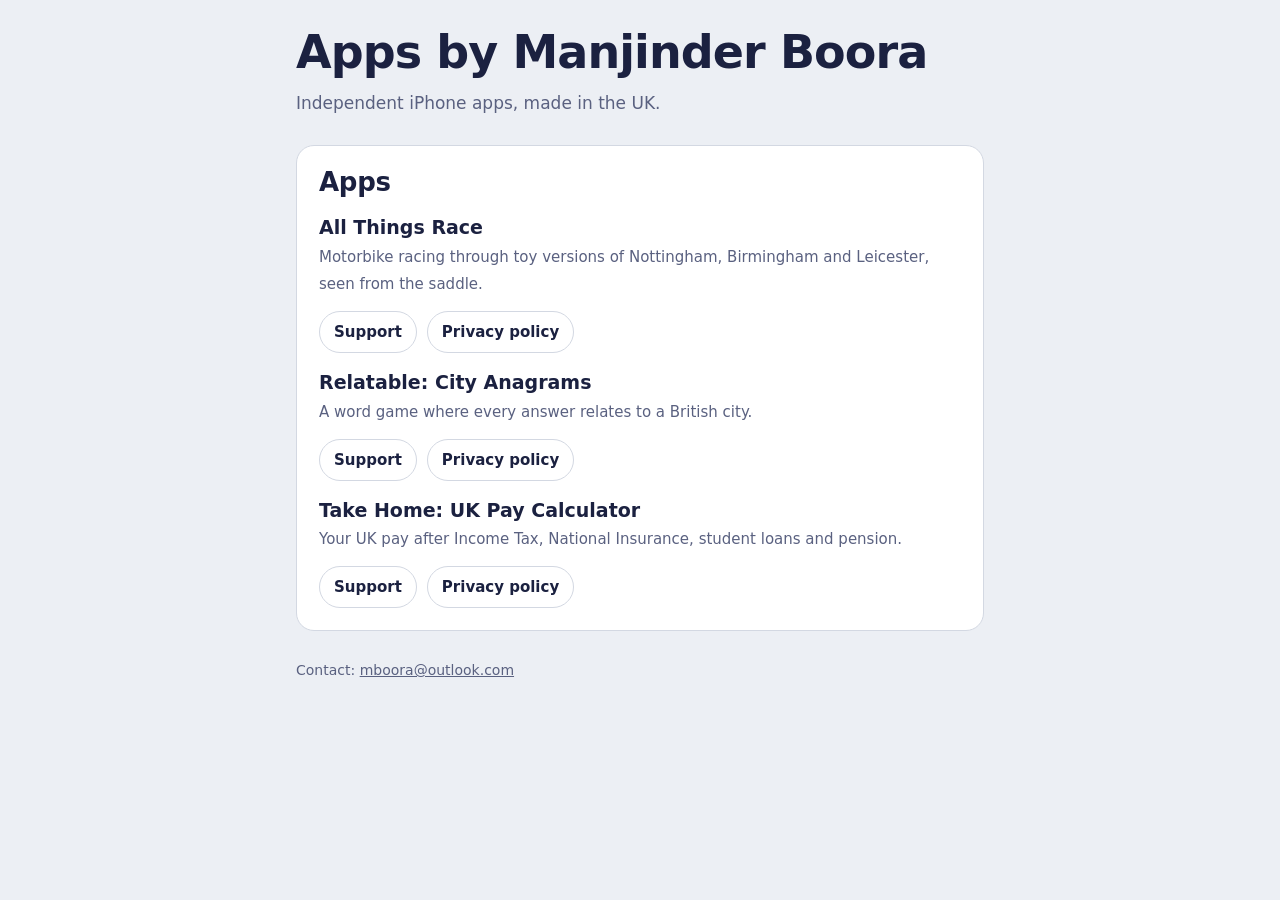
<file: index.html>
<!doctype html>
<html lang="en-GB">
<head>
<meta charset="utf-8">
<meta name="viewport" content="width=device-width, initial-scale=1, viewport-fit=cover">
<title>Apps by Manjinder Boora</title>
<meta name="description" content="iPhone apps made by Manjinder Boora, an independent developer in the UK.">
<link rel="stylesheet" href="/style.css">
</head>
<body>
<main class="wrap">
  <header>
    <h1>Apps by Manjinder Boora</h1>
    <p class="lede">Independent iPhone apps, made in the UK.</p>
  </header>

  <section aria-labelledby="apps-title">
    <h2 id="apps-title">Apps</h2>
    <a class="app" href="/all-things-race/">
      <span><b>All Things Race</b><br><span class="muted">Motorbike racing through toy versions of Nottingham, Birmingham and Leicester, seen from the saddle.</span></span>
    </a>
    <nav aria-label="All Things Race links">
      <a href="/all-things-race/">Support</a>
      <a href="/all-things-race/privacy/">Privacy policy</a>
    </nav>
    <a class="app" href="/relatable/">
      <span><b>Relatable: City Anagrams</b><br><span class="muted">A word game where every answer relates to a British city.</span></span>
    </a>
    <nav aria-label="Relatable links">
      <a href="/relatable/">Support</a>
      <a href="/relatable/privacy/">Privacy policy</a>
    </nav>
    <a class="app" href="/take-home/">
      <span><b>Take Home: UK Pay Calculator</b><br><span class="muted">Your UK pay after Income Tax, National Insurance, student loans and pension.</span></span>
    </a>
    <nav aria-label="Take Home links">
      <a href="/take-home/">Support</a>
      <a href="/take-home/privacy/">Privacy policy</a>
    </nav>
  </section>

  <footer>Contact: <a href="mailto:mboora@outlook.com">mboora@outlook.com</a></footer>
</main>
</body>
</html>
</file>
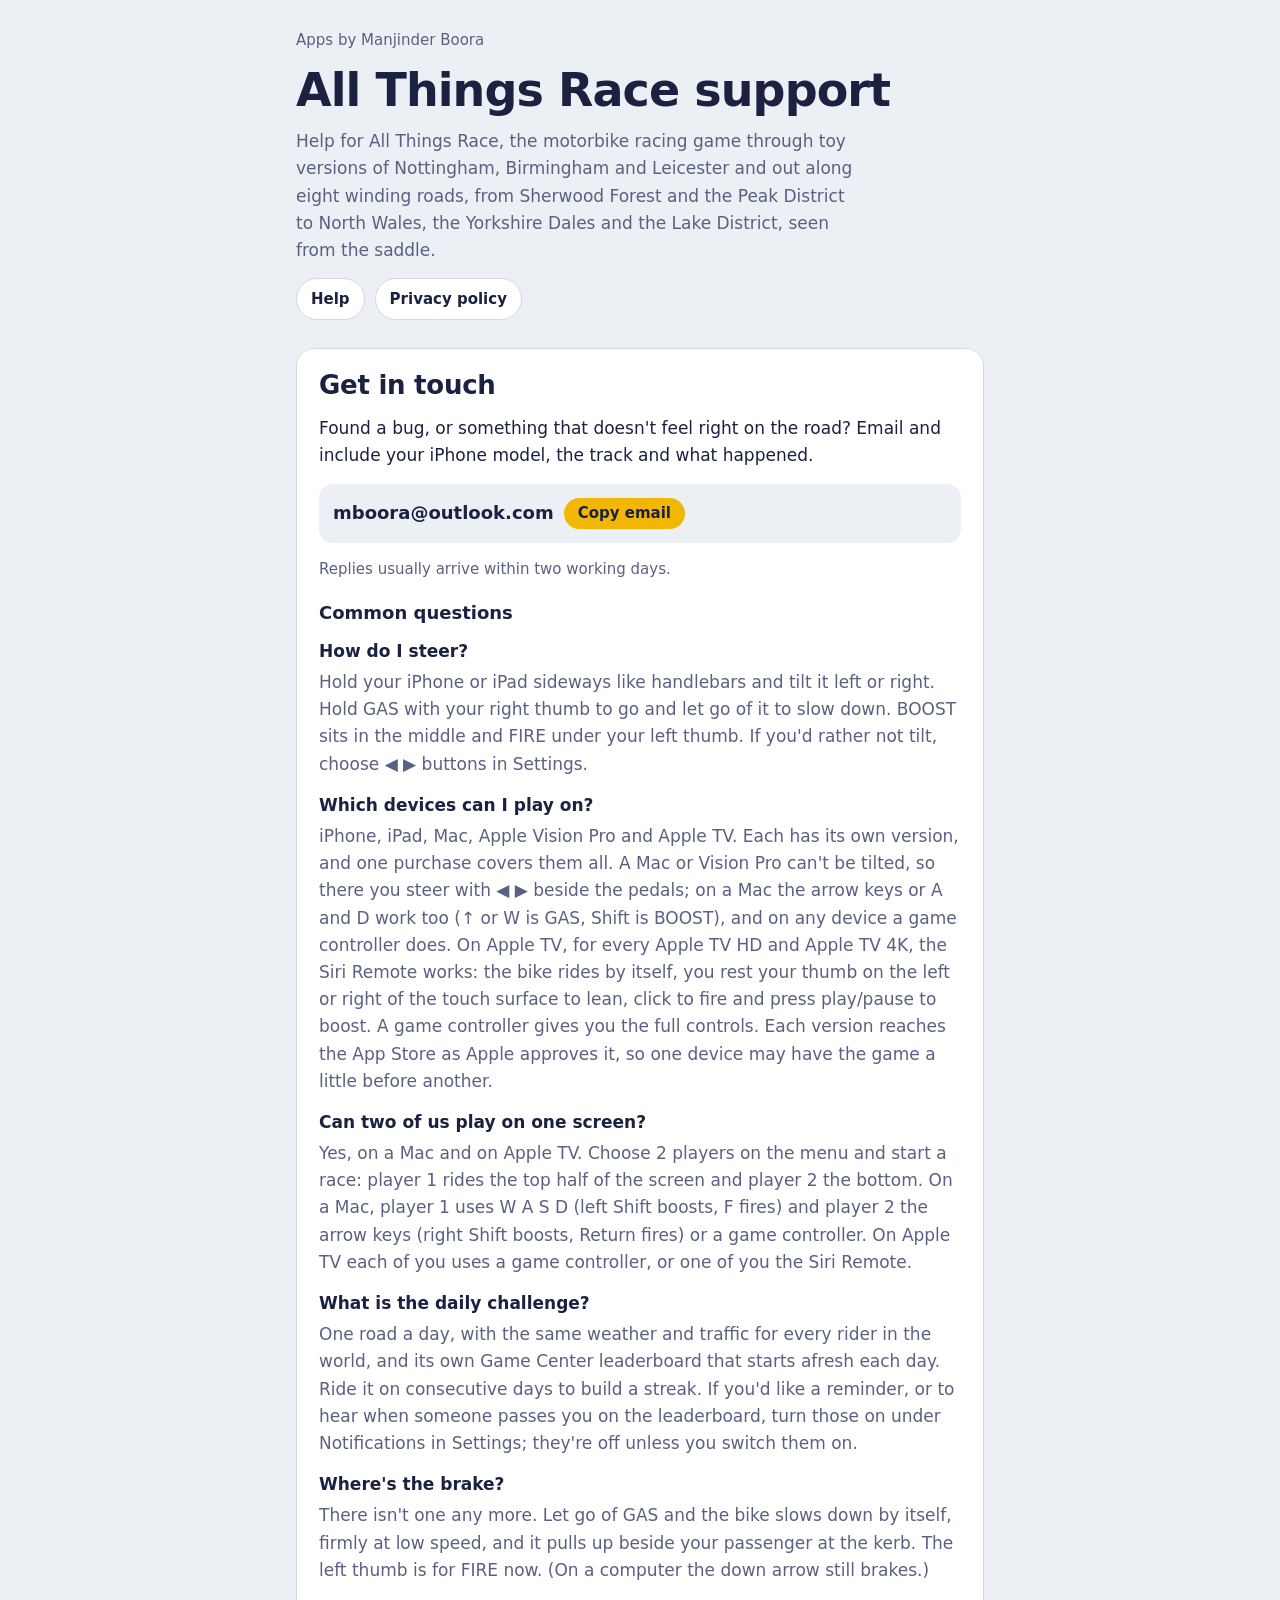
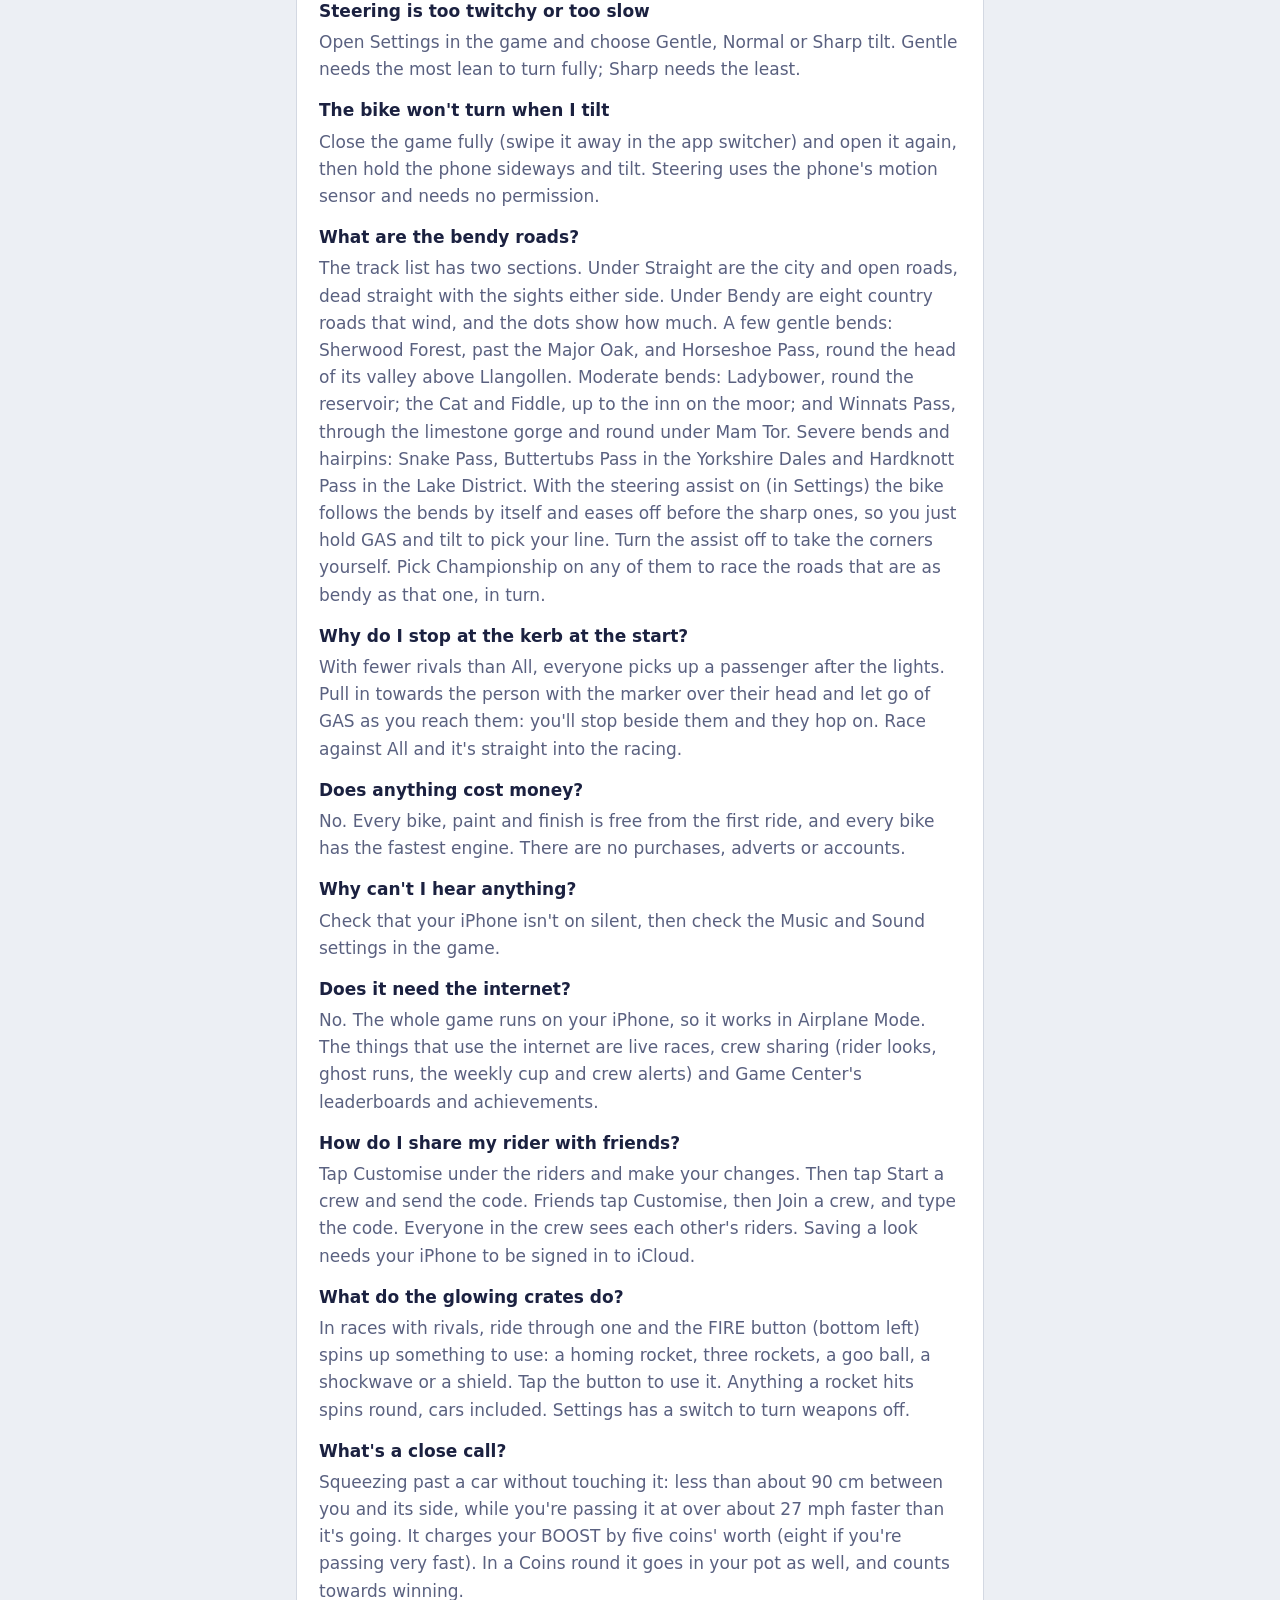
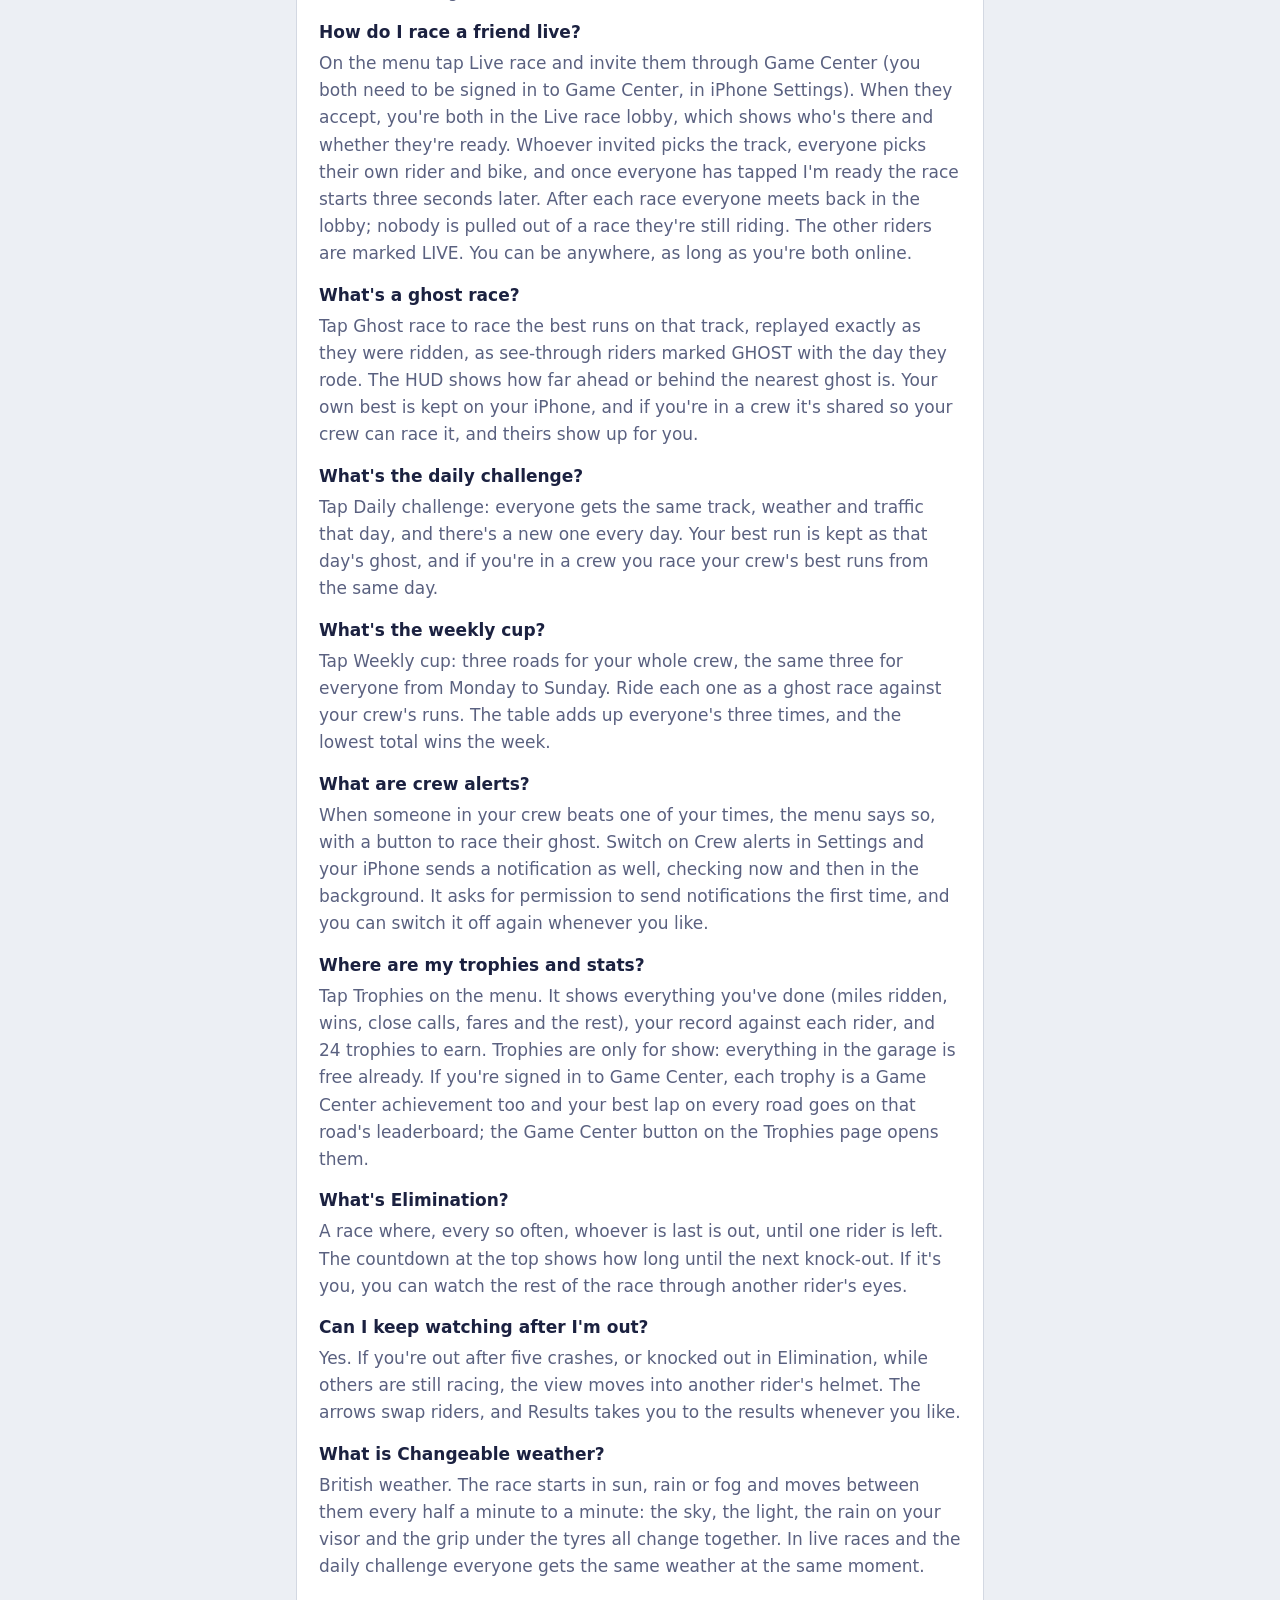
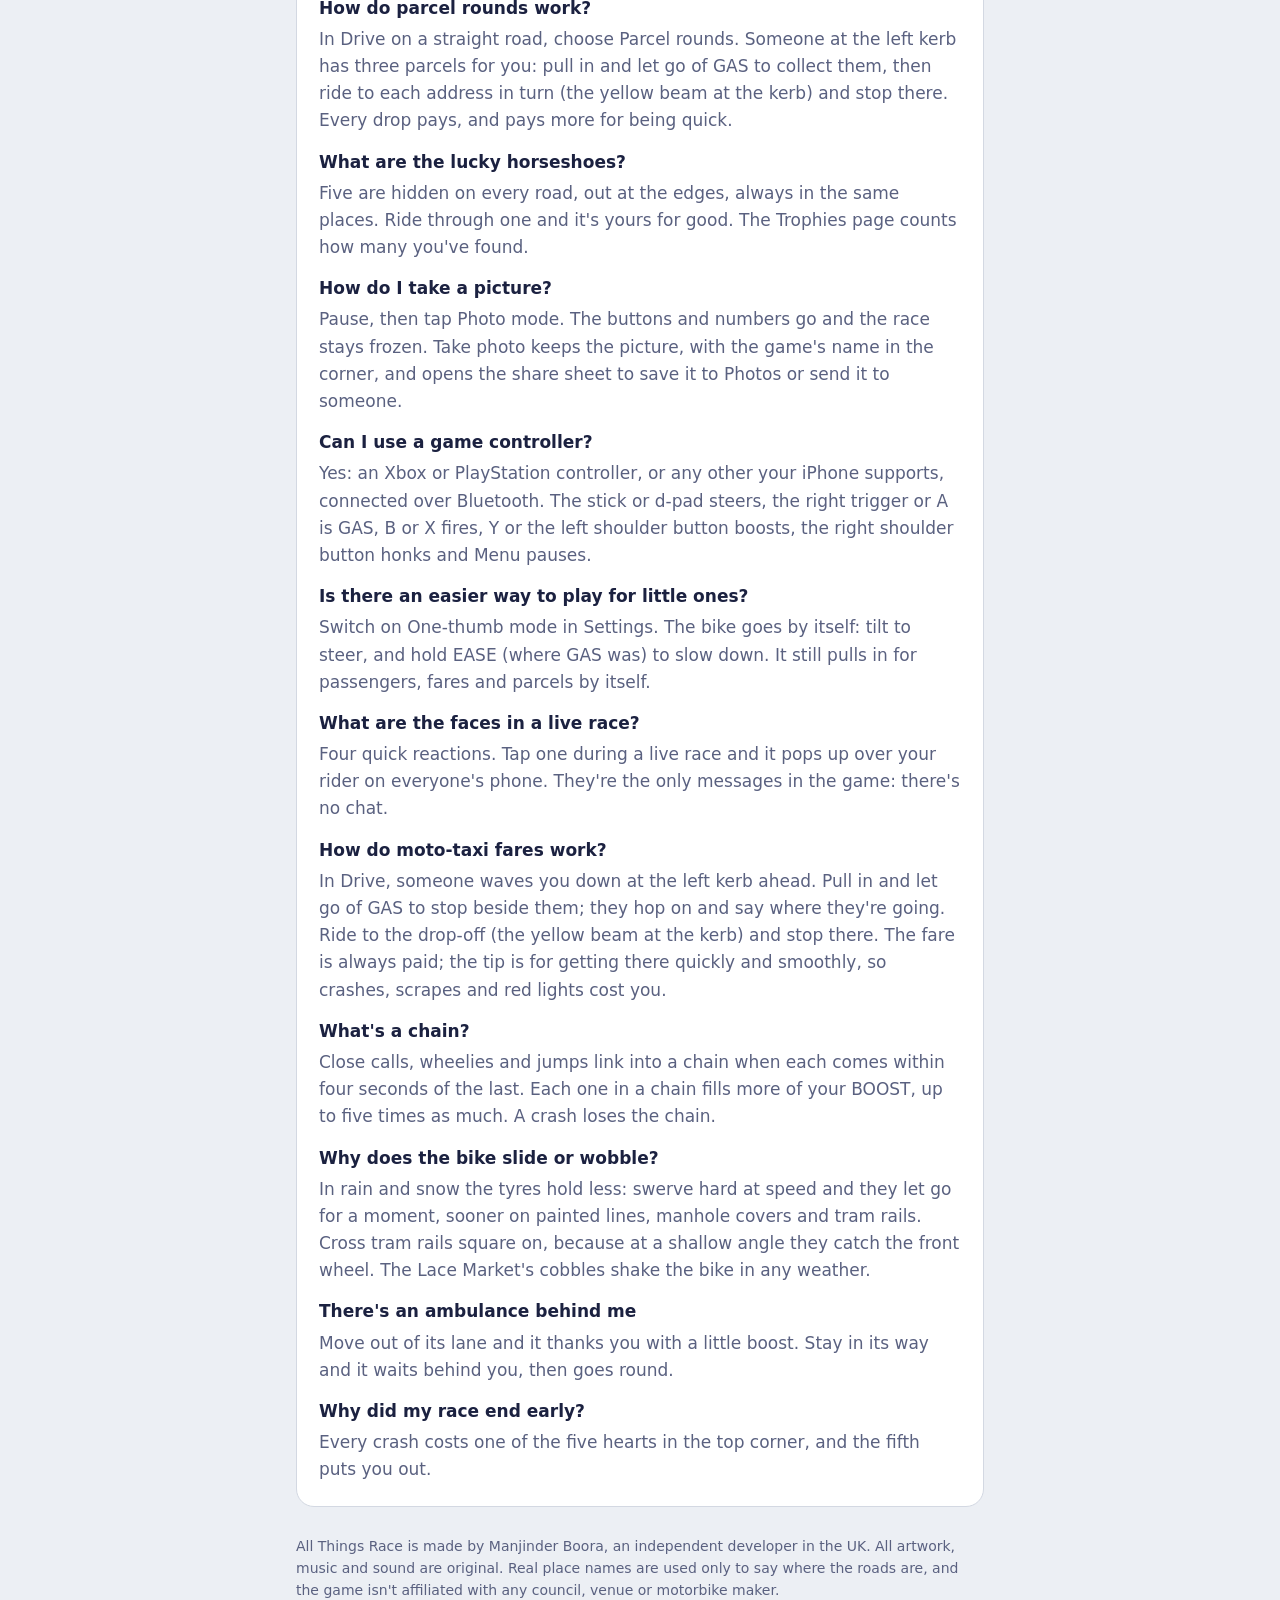
<file: all-things-race/index.html>
<!doctype html>
<html lang="en-GB">
<head>
<meta charset="utf-8">
<meta name="viewport" content="width=device-width, initial-scale=1, viewport-fit=cover">
<title>All Things Race Support</title>
<meta name="description" content="Help for All Things Race, the offline motorbike racing game for iPhone.">
<link rel="stylesheet" href="/style.css">
</head>
<body>
<main class="wrap">
  <header>
    <a class="crumb" href="/">Apps by Manjinder Boora</a>
    <h1>All Things Race support</h1>
    <p class="lede">Help for All Things Race, the motorbike racing game through toy versions of Nottingham, Birmingham and Leicester and out along eight winding roads, from Sherwood Forest and the Peak District to North Wales, the Yorkshire Dales and the Lake District, seen from the saddle.</p>
    <nav aria-label="On this site">
      <a href="#help">Help</a>
      <a href="/all-things-race/privacy/">Privacy policy</a>
    </nav>
  </header>

  <section id="help" aria-labelledby="help-title">
    <h2 id="help-title">Get in touch</h2>
    <p>Found a bug, or something that doesn't feel right on the road? Email and include your iPhone model, the track and what happened.</p>
    <div class="contact">
      <a class="email" id="email" href="mailto:mboora@outlook.com?subject=All%20Things%20Race">mboora@outlook.com</a>
      <button class="copy" id="copy" type="button">Copy email</button>
    </div>
    <p class="muted">Replies usually arrive within two working days.</p>

    <h3>Common questions</h3>
    <dl>
      <div>
        <dt>How do I steer?</dt>
        <dd>Hold your iPhone or iPad sideways like handlebars and tilt it left or right. Hold GAS with your right thumb to go and let go of it to slow down. BOOST sits in the middle and FIRE under your left thumb. If you'd rather not tilt, choose ◀ ▶ buttons in Settings.</dd>
      </div>
      <div>
        <dt>Which devices can I play on?</dt>
        <dd>iPhone, iPad, Mac, Apple Vision Pro and Apple TV. Each has its own version, and one purchase covers them all. A Mac or Vision Pro can't be tilted, so there you steer with ◀ ▶ beside the pedals; on a Mac the arrow keys or A and D work too (↑ or W is GAS, Shift is BOOST), and on any device a game controller does. On Apple TV, for every Apple TV HD and Apple TV 4K, the Siri Remote works: the bike rides by itself, you rest your thumb on the left or right of the touch surface to lean, click to fire and press play/pause to boost. A game controller gives you the full controls. Each version reaches the App Store as Apple approves it, so one device may have the game a little before another.</dd>
      </div>
      <div>
        <dt>Can two of us play on one screen?</dt>
        <dd>Yes, on a Mac and on Apple TV. Choose 2 players on the menu and start a race: player 1 rides the top half of the screen and player 2 the bottom. On a Mac, player 1 uses W A S D (left Shift boosts, F fires) and player 2 the arrow keys (right Shift boosts, Return fires) or a game controller. On Apple TV each of you uses a game controller, or one of you the Siri Remote.</dd>
      </div>
      <div>
        <dt>What is the daily challenge?</dt>
        <dd>One road a day, with the same weather and traffic for every rider in the world, and its own Game Center leaderboard that starts afresh each day. Ride it on consecutive days to build a streak. If you'd like a reminder, or to hear when someone passes you on the leaderboard, turn those on under Notifications in Settings; they're off unless you switch them on.</dd>
      </div>
      <div>
        <dt>Where's the brake?</dt>
        <dd>There isn't one any more. Let go of GAS and the bike slows down by itself, firmly at low speed, and it pulls up beside your passenger at the kerb. The left thumb is for FIRE now. (On a computer the down arrow still brakes.)</dd>
      </div>
      <div>
        <dt>Steering is too twitchy or too slow</dt>
        <dd>Open Settings in the game and choose Gentle, Normal or Sharp tilt. Gentle needs the most lean to turn fully; Sharp needs the least.</dd>
      </div>
      <div>
        <dt>The bike won't turn when I tilt</dt>
        <dd>Close the game fully (swipe it away in the app switcher) and open it again, then hold the phone sideways and tilt. Steering uses the phone's motion sensor and needs no permission.</dd>
      </div>
      <div>
        <dt>What are the bendy roads?</dt>
        <dd>The track list has two sections. Under Straight are the city and open roads, dead straight with the sights either side. Under Bendy are eight country roads that wind, and the dots show how much. A few gentle bends: Sherwood Forest, past the Major Oak, and Horseshoe Pass, round the head of its valley above Llangollen. Moderate bends: Ladybower, round the reservoir; the Cat and Fiddle, up to the inn on the moor; and Winnats Pass, through the limestone gorge and round under Mam Tor. Severe bends and hairpins: Snake Pass, Buttertubs Pass in the Yorkshire Dales and Hardknott Pass in the Lake District. With the steering assist on (in Settings) the bike follows the bends by itself and eases off before the sharp ones, so you just hold GAS and tilt to pick your line. Turn the assist off to take the corners yourself. Pick Championship on any of them to race the roads that are as bendy as that one, in turn.</dd>
      </div>
      <div>
        <dt>Why do I stop at the kerb at the start?</dt>
        <dd>With fewer rivals than All, everyone picks up a passenger after the lights. Pull in towards the person with the marker over their head and let go of GAS as you reach them: you'll stop beside them and they hop on. Race against All and it's straight into the racing.</dd>
      </div>
      <div>
        <dt>Does anything cost money?</dt>
        <dd>No. Every bike, paint and finish is free from the first ride, and every bike has the fastest engine. There are no purchases, adverts or accounts.</dd>
      </div>
      <div>
        <dt>Why can't I hear anything?</dt>
        <dd>Check that your iPhone isn't on silent, then check the Music and Sound settings in the game.</dd>
      </div>
      <div>
        <dt>Does it need the internet?</dt>
        <dd>No. The whole game runs on your iPhone, so it works in Airplane Mode. The things that use the internet are live races, crew sharing (rider looks, ghost runs, the weekly cup and crew alerts) and Game Center's leaderboards and achievements.</dd>
      </div>
      <div>
        <dt>How do I share my rider with friends?</dt>
        <dd>Tap Customise under the riders and make your changes. Then tap Start a crew and send the code. Friends tap Customise, then Join a crew, and type the code. Everyone in the crew sees each other's riders. Saving a look needs your iPhone to be signed in to iCloud.</dd>
      </div>
      <div>
        <dt>What do the glowing crates do?</dt>
        <dd>In races with rivals, ride through one and the FIRE button (bottom left) spins up something to use: a homing rocket, three rockets, a goo ball, a shockwave or a shield. Tap the button to use it. Anything a rocket hits spins round, cars included. Settings has a switch to turn weapons off.</dd>
      </div>
      <div>
        <dt>What's a close call?</dt>
        <dd>Squeezing past a car without touching it: less than about 90&nbsp;cm between you and its side, while you're passing it at over about 27&nbsp;mph faster than it's going. It charges your BOOST by five coins' worth (eight if you're passing very fast). In a Coins round it goes in your pot as well, and counts towards winning.</dd>
      </div>
      <div>
        <dt>How do I race a friend live?</dt>
        <dd>On the menu tap Live race and invite them through Game Center (you both need to be signed in to Game Center, in iPhone Settings). When they accept, you're both in the Live race lobby, which shows who's there and whether they're ready. Whoever invited picks the track, everyone picks their own rider and bike, and once everyone has tapped I'm ready the race starts three seconds later. After each race everyone meets back in the lobby; nobody is pulled out of a race they're still riding. The other riders are marked LIVE. You can be anywhere, as long as you're both online.</dd>
      </div>
      <div>
        <dt>What's a ghost race?</dt>
        <dd>Tap Ghost race to race the best runs on that track, replayed exactly as they were ridden, as see-through riders marked GHOST with the day they rode. The HUD shows how far ahead or behind the nearest ghost is. Your own best is kept on your iPhone, and if you're in a crew it's shared so your crew can race it, and theirs show up for you.</dd>
      </div>
      <div>
        <dt>What's the daily challenge?</dt>
        <dd>Tap Daily challenge: everyone gets the same track, weather and traffic that day, and there's a new one every day. Your best run is kept as that day's ghost, and if you're in a crew you race your crew's best runs from the same day.</dd>
      </div>
      <div>
        <dt>What's the weekly cup?</dt>
        <dd>Tap Weekly cup: three roads for your whole crew, the same three for everyone from Monday to Sunday. Ride each one as a ghost race against your crew's runs. The table adds up everyone's three times, and the lowest total wins the week.</dd>
      </div>
      <div>
        <dt>What are crew alerts?</dt>
        <dd>When someone in your crew beats one of your times, the menu says so, with a button to race their ghost. Switch on Crew alerts in Settings and your iPhone sends a notification as well, checking now and then in the background. It asks for permission to send notifications the first time, and you can switch it off again whenever you like.</dd>
      </div>
      <div>
        <dt>Where are my trophies and stats?</dt>
        <dd>Tap Trophies on the menu. It shows everything you've done (miles ridden, wins, close calls, fares and the rest), your record against each rider, and 24 trophies to earn. Trophies are only for show: everything in the garage is free already. If you're signed in to Game Center, each trophy is a Game Center achievement too and your best lap on every road goes on that road's leaderboard; the Game Center button on the Trophies page opens them.</dd>
      </div>
      <div>
        <dt>What's Elimination?</dt>
        <dd>A race where, every so often, whoever is last is out, until one rider is left. The countdown at the top shows how long until the next knock-out. If it's you, you can watch the rest of the race through another rider's eyes.</dd>
      </div>
      <div>
        <dt>Can I keep watching after I'm out?</dt>
        <dd>Yes. If you're out after five crashes, or knocked out in Elimination, while others are still racing, the view moves into another rider's helmet. The arrows swap riders, and Results takes you to the results whenever you like.</dd>
      </div>
      <div>
        <dt>What is Changeable weather?</dt>
        <dd>British weather. The race starts in sun, rain or fog and moves between them every half a minute to a minute: the sky, the light, the rain on your visor and the grip under the tyres all change together. In live races and the daily challenge everyone gets the same weather at the same moment.</dd>
      </div>
      <div>
        <dt>How do parcel rounds work?</dt>
        <dd>In Drive on a straight road, choose Parcel rounds. Someone at the left kerb has three parcels for you: pull in and let go of GAS to collect them, then ride to each address in turn (the yellow beam at the kerb) and stop there. Every drop pays, and pays more for being quick.</dd>
      </div>
      <div>
        <dt>What are the lucky horseshoes?</dt>
        <dd>Five are hidden on every road, out at the edges, always in the same places. Ride through one and it's yours for good. The Trophies page counts how many you've found.</dd>
      </div>
      <div>
        <dt>How do I take a picture?</dt>
        <dd>Pause, then tap Photo mode. The buttons and numbers go and the race stays frozen. Take photo keeps the picture, with the game's name in the corner, and opens the share sheet to save it to Photos or send it to someone.</dd>
      </div>
      <div>
        <dt>Can I use a game controller?</dt>
        <dd>Yes: an Xbox or PlayStation controller, or any other your iPhone supports, connected over Bluetooth. The stick or d-pad steers, the right trigger or A is GAS, B or X fires, Y or the left shoulder button boosts, the right shoulder button honks and Menu pauses.</dd>
      </div>
      <div>
        <dt>Is there an easier way to play for little ones?</dt>
        <dd>Switch on One-thumb mode in Settings. The bike goes by itself: tilt to steer, and hold EASE (where GAS was) to slow down. It still pulls in for passengers, fares and parcels by itself.</dd>
      </div>
      <div>
        <dt>What are the faces in a live race?</dt>
        <dd>Four quick reactions. Tap one during a live race and it pops up over your rider on everyone's phone. They're the only messages in the game: there's no chat.</dd>
      </div>
      <div>
        <dt>How do moto-taxi fares work?</dt>
        <dd>In Drive, someone waves you down at the left kerb ahead. Pull in and let go of GAS to stop beside them; they hop on and say where they're going. Ride to the drop-off (the yellow beam at the kerb) and stop there. The fare is always paid; the tip is for getting there quickly and smoothly, so crashes, scrapes and red lights cost you.</dd>
      </div>
      <div>
        <dt>What's a chain?</dt>
        <dd>Close calls, wheelies and jumps link into a chain when each comes within four seconds of the last. Each one in a chain fills more of your BOOST, up to five times as much. A crash loses the chain.</dd>
      </div>
      <div>
        <dt>Why does the bike slide or wobble?</dt>
        <dd>In rain and snow the tyres hold less: swerve hard at speed and they let go for a moment, sooner on painted lines, manhole covers and tram rails. Cross tram rails square on, because at a shallow angle they catch the front wheel. The Lace Market's cobbles shake the bike in any weather.</dd>
      </div>
      <div>
        <dt>There's an ambulance behind me</dt>
        <dd>Move out of its lane and it thanks you with a little boost. Stay in its way and it waits behind you, then goes round.</dd>
      </div>
      <div>
        <dt>Why did my race end early?</dt>
        <dd>Every crash costs one of the five hearts in the top corner, and the fifth puts you out.</dd>
      </div>
    </dl>
  </section>

  <footer>All Things Race is made by Manjinder Boora, an independent developer in the UK. All artwork, music and sound are original. Real place names are used only to say where the roads are, and the game isn't affiliated with any council, venue or motorbike maker.</footer>
</main>

<script>
(() => {
  const btn = document.getElementById("copy");
  const email = document.getElementById("email");
  btn.addEventListener("click", async () => {
    try {
      await navigator.clipboard.writeText(email.textContent.trim());
      btn.textContent = "Copied";
    } catch (e) {
      const range = document.createRange();
      range.selectNodeContents(email);
      const sel = window.getSelection();
      sel.removeAllRanges();
      sel.addRange(range);
      btn.textContent = "Selected, press copy";
    }
    setTimeout(() => { btn.textContent = "Copy email"; }, 2200);
  });
})();
</script>
</body>
</html>
</file>
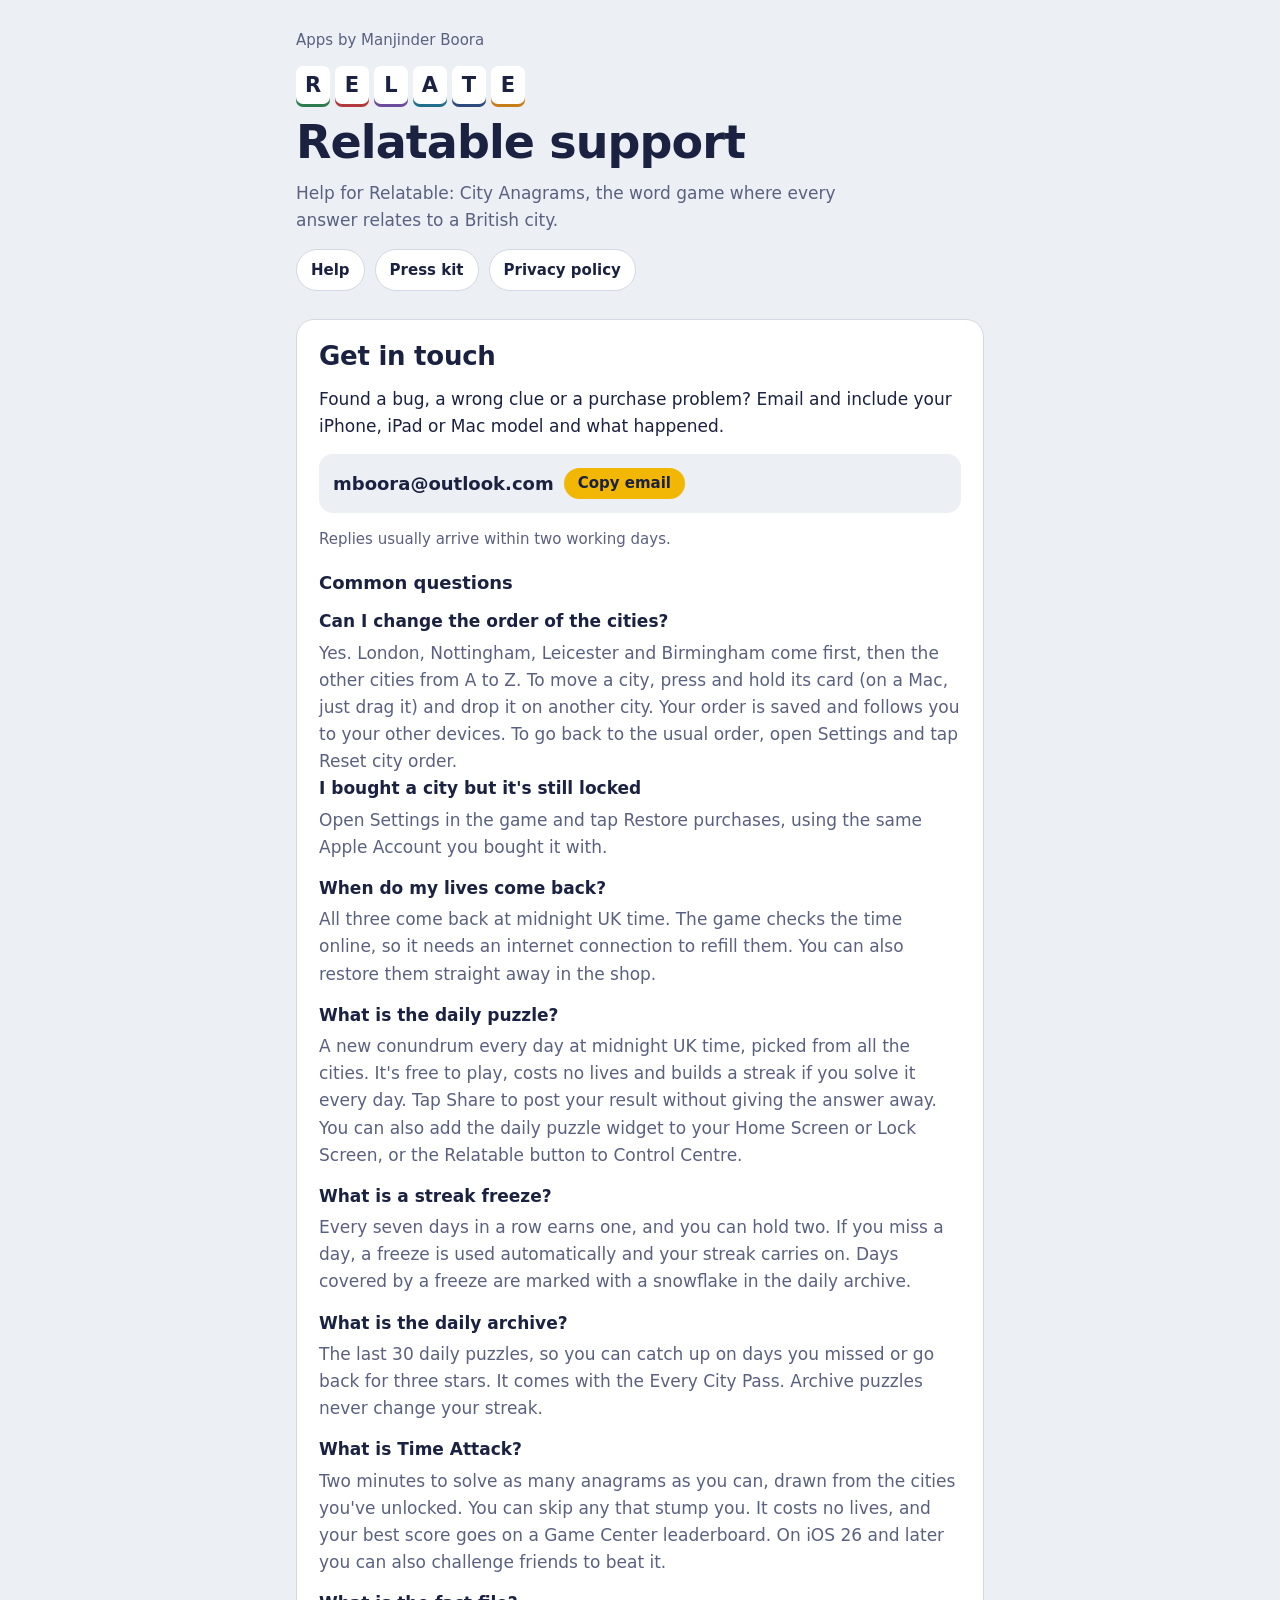
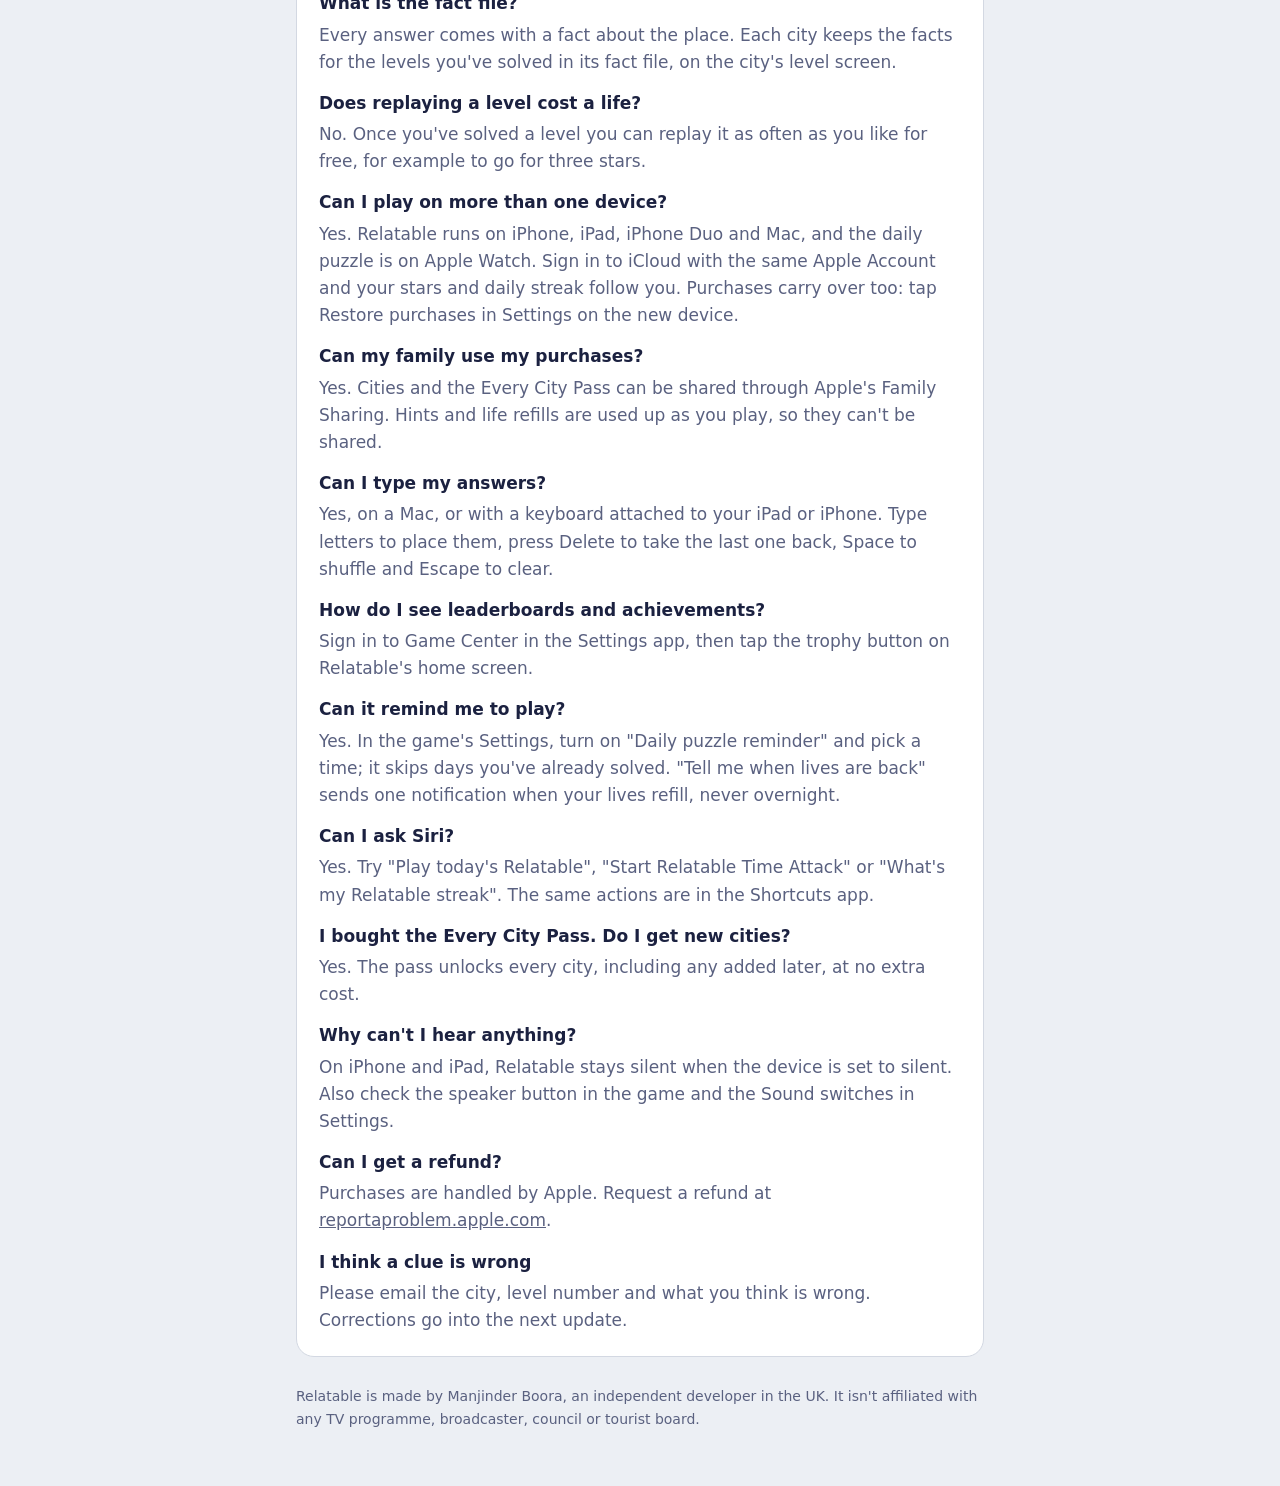
<file: relatable/index.html>
<!doctype html>
<html lang="en-GB">
<head>
<meta charset="utf-8">
<meta name="viewport" content="width=device-width, initial-scale=1, viewport-fit=cover">
<title>Relatable Support</title>
<meta name="description" content="Help for Relatable: City Anagrams, the word game where every answer relates to a British city.">
<link rel="stylesheet" href="/style.css">
</head>
<body>
<main class="wrap">
  <header>
    <a class="crumb" href="/">Apps by Manjinder Boora</a>
    <div class="tiles" aria-hidden="true">
      <span style="--edge:#2F7A4E">R</span><span style="--edge:#B23A3A">E</span><span style="--edge:#6B4C9A">L</span><span style="--edge:#1F6F8B">A</span><span style="--edge:#2C4A7A">T</span><span style="--edge:#C77D1A">E</span>
    </div>
    <h1>Relatable support</h1>
    <p class="lede">Help for Relatable: City Anagrams, the word game where every answer relates to a British city.</p>
    <nav aria-label="On this site">
      <a href="#help">Help</a>
      <a href="/relatable/press/">Press kit</a>
      <a href="/relatable/privacy/">Privacy policy</a>
    </nav>
  </header>

  <section id="help" aria-labelledby="help-title">
    <h2 id="help-title">Get in touch</h2>
    <p>Found a bug, a wrong clue or a purchase problem? Email and include your iPhone, iPad or Mac model and what happened.</p>
    <div class="contact">
      <a class="email" id="email" href="mailto:mboora@outlook.com?subject=Relatable">mboora@outlook.com</a>
      <button class="copy" id="copy" type="button">Copy email</button>
    </div>
    <p class="muted">Replies usually arrive within two working days.</p>

    <h3>Common questions</h3>
    <dl>
      <div>
        <dt>Can I change the order of the cities?</dt>
        <dd>Yes. London, Nottingham, Leicester and Birmingham come first, then the other cities from A to Z. To move a city, press and hold its card (on a Mac, just drag it) and drop it on another city. Your order is saved and follows you to your other devices. To go back to the usual order, open Settings and tap Reset city order.</dd>
        <dt>I bought a city but it's still locked</dt>
        <dd>Open Settings in the game and tap Restore purchases, using the same Apple Account you bought it with.</dd>
      </div>
      <div>
        <dt>When do my lives come back?</dt>
        <dd>All three come back at midnight UK time. The game checks the time online, so it needs an internet connection to refill them. You can also restore them straight away in the shop.</dd>
      </div>
      <div>
        <dt>What is the daily puzzle?</dt>
        <dd>A new conundrum every day at midnight UK time, picked from all the cities. It's free to play, costs no lives and builds a streak if you solve it every day. Tap Share to post your result without giving the answer away. You can also add the daily puzzle widget to your Home Screen or Lock Screen, or the Relatable button to Control Centre.</dd>
      </div>
      <div>
        <dt>What is a streak freeze?</dt>
        <dd>Every seven days in a row earns one, and you can hold two. If you miss a day, a freeze is used automatically and your streak carries on. Days covered by a freeze are marked with a snowflake in the daily archive.</dd>
      </div>
      <div>
        <dt>What is the daily archive?</dt>
        <dd>The last 30 daily puzzles, so you can catch up on days you missed or go back for three stars. It comes with the Every City Pass. Archive puzzles never change your streak.</dd>
      </div>
      <div>
        <dt>What is Time Attack?</dt>
        <dd>Two minutes to solve as many anagrams as you can, drawn from the cities you've unlocked. You can skip any that stump you. It costs no lives, and your best score goes on a Game Center leaderboard. On iOS 26 and later you can also challenge friends to beat it.</dd>
      </div>
      <div>
        <dt>What is the fact file?</dt>
        <dd>Every answer comes with a fact about the place. Each city keeps the facts for the levels you've solved in its fact file, on the city's level screen.</dd>
      </div>
      <div>
        <dt>Does replaying a level cost a life?</dt>
        <dd>No. Once you've solved a level you can replay it as often as you like for free, for example to go for three stars.</dd>
      </div>
      <div>
        <dt>Can I play on more than one device?</dt>
        <dd>Yes. Relatable runs on iPhone, iPad, iPhone Duo and Mac, and the daily puzzle is on Apple Watch. Sign in to iCloud with the same Apple Account and your stars and daily streak follow you. Purchases carry over too: tap Restore purchases in Settings on the new device.</dd>
      </div>
      <div>
        <dt>Can my family use my purchases?</dt>
        <dd>Yes. Cities and the Every City Pass can be shared through Apple's Family Sharing. Hints and life refills are used up as you play, so they can't be shared.</dd>
      </div>
      <div>
        <dt>Can I type my answers?</dt>
        <dd>Yes, on a Mac, or with a keyboard attached to your iPad or iPhone. Type letters to place them, press Delete to take the last one back, Space to shuffle and Escape to clear.</dd>
      </div>
      <div>
        <dt>How do I see leaderboards and achievements?</dt>
        <dd>Sign in to Game Center in the Settings app, then tap the trophy button on Relatable's home screen.</dd>
      </div>
      <div>
        <dt>Can it remind me to play?</dt>
        <dd>Yes. In the game's Settings, turn on "Daily puzzle reminder" and pick a time; it skips days you've already solved. "Tell me when lives are back" sends one notification when your lives refill, never overnight.</dd>
      </div>
      <div>
        <dt>Can I ask Siri?</dt>
        <dd>Yes. Try "Play today's Relatable", "Start Relatable Time Attack" or "What's my Relatable streak". The same actions are in the Shortcuts app.</dd>
      </div>
      <div>
        <dt>I bought the Every City Pass. Do I get new cities?</dt>
        <dd>Yes. The pass unlocks every city, including any added later, at no extra cost.</dd>
      </div>
      <div>
        <dt>Why can't I hear anything?</dt>
        <dd>On iPhone and iPad, Relatable stays silent when the device is set to silent. Also check the speaker button in the game and the Sound switches in Settings.</dd>
      </div>
      <div>
        <dt>Can I get a refund?</dt>
        <dd>Purchases are handled by Apple. Request a refund at <a href="https://reportaproblem.apple.com">reportaproblem.apple.com</a>.</dd>
      </div>
      <div>
        <dt>I think a clue is wrong</dt>
        <dd>Please email the city, level number and what you think is wrong. Corrections go into the next update.</dd>
      </div>
    </dl>
  </section>

  <footer>Relatable is made by Manjinder Boora, an independent developer in the UK. It isn't affiliated with any TV programme, broadcaster, council or tourist board.</footer>
</main>

<script>
(() => {
  const btn = document.getElementById("copy");
  const email = document.getElementById("email");
  btn.addEventListener("click", async () => {
    try {
      await navigator.clipboard.writeText(email.textContent.trim());
      btn.textContent = "Copied";
    } catch (e) {
      const range = document.createRange();
      range.selectNodeContents(email);
      const sel = window.getSelection();
      sel.removeAllRanges();
      sel.addRange(range);
      btn.textContent = "Selected, press copy";
    }
    setTimeout(() => { btn.textContent = "Copy email"; }, 2200);
  });
})();
</script>
</body>
</html>
</file>
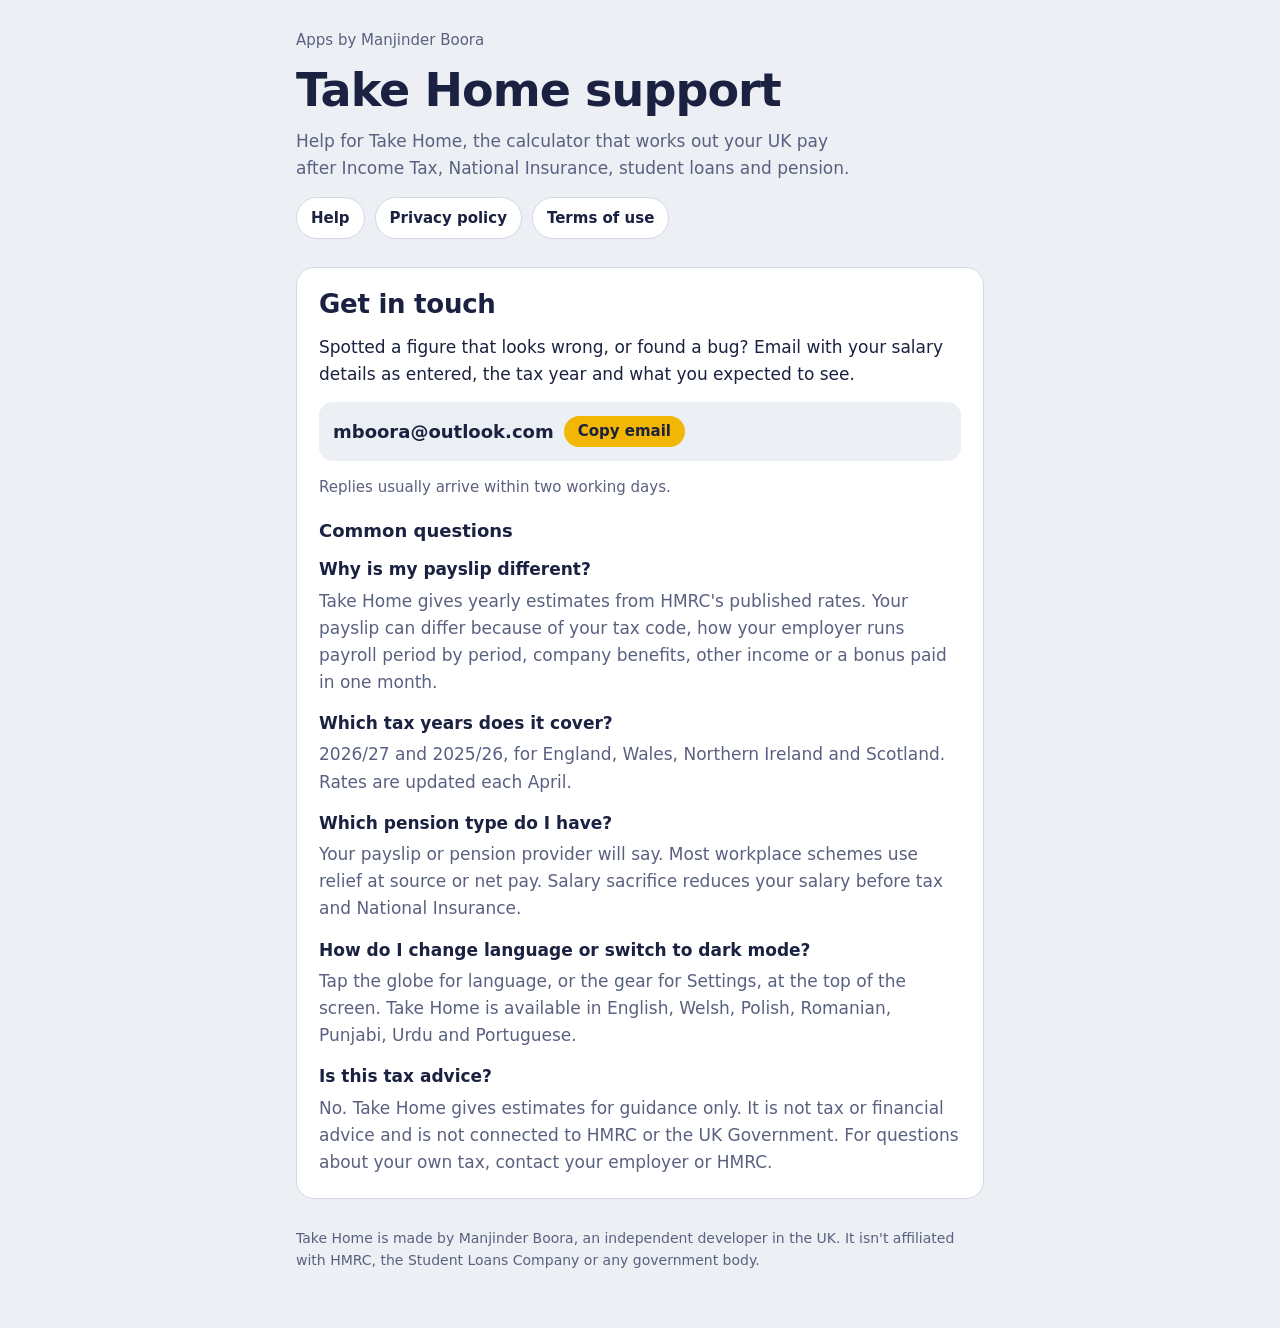
<file: take-home/index.html>
<!doctype html>
<html lang="en-GB">
<head>
<meta charset="utf-8">
<meta name="viewport" content="width=device-width, initial-scale=1, viewport-fit=cover">
<title>Take Home Support</title>
<meta name="description" content="Help for Take Home, the UK take-home pay calculator for iPhone.">
<link rel="stylesheet" href="/style.css">
</head>
<body>
<main class="wrap">
  <header>
    <a class="crumb" href="/">Apps by Manjinder Boora</a>
    <h1>Take Home support</h1>
    <p class="lede">Help for Take Home, the calculator that works out your UK pay after Income Tax, National Insurance, student loans and pension.</p>
    <nav aria-label="On this site">
      <a href="#help">Help</a>
      <a href="/take-home/privacy/">Privacy policy</a>
      <a href="/take-home/terms/">Terms of use</a>
    </nav>
  </header>

  <section id="help" aria-labelledby="help-title">
    <h2 id="help-title">Get in touch</h2>
    <p>Spotted a figure that looks wrong, or found a bug? Email with your salary details as entered, the tax year and what you expected to see.</p>
    <div class="contact">
      <a class="email" id="email" href="mailto:mboora@outlook.com?subject=Take%20Home">mboora@outlook.com</a>
      <button class="copy" id="copy" type="button">Copy email</button>
    </div>
    <p class="muted">Replies usually arrive within two working days.</p>

    <h3>Common questions</h3>
    <dl>
      <div>
        <dt>Why is my payslip different?</dt>
        <dd>Take Home gives yearly estimates from HMRC's published rates. Your payslip can differ because of your tax code, how your employer runs payroll period by period, company benefits, other income or a bonus paid in one month.</dd>
      </div>
      <div>
        <dt>Which tax years does it cover?</dt>
        <dd>2026/27 and 2025/26, for England, Wales, Northern Ireland and Scotland. Rates are updated each April.</dd>
      </div>
      <div>
        <dt>Which pension type do I have?</dt>
        <dd>Your payslip or pension provider will say. Most workplace schemes use relief at source or net pay. Salary sacrifice reduces your salary before tax and National Insurance.</dd>
      </div>
      <div>
        <dt>How do I change language or switch to dark mode?</dt>
        <dd>Tap the globe for language, or the gear for Settings, at the top of the screen. Take Home is available in English, Welsh, Polish, Romanian, Punjabi, Urdu and Portuguese.</dd>
      </div>
      <div>
        <dt>Is this tax advice?</dt>
        <dd>No. Take Home gives estimates for guidance only. It is not tax or financial advice and is not connected to HMRC or the UK Government. For questions about your own tax, contact your employer or HMRC.</dd>
      </div>
    </dl>
  </section>

  <footer>Take Home is made by Manjinder Boora, an independent developer in the UK. It isn't affiliated with HMRC, the Student Loans Company or any government body.</footer>
</main>

<script>
(() => {
  const btn = document.getElementById("copy");
  const email = document.getElementById("email");
  btn.addEventListener("click", async () => {
    try {
      await navigator.clipboard.writeText(email.textContent.trim());
      btn.textContent = "Copied";
    } catch (e) {
      const range = document.createRange();
      range.selectNodeContents(email);
      const sel = window.getSelection();
      sel.removeAllRanges();
      sel.addRange(range);
      btn.textContent = "Selected, press copy";
    }
    setTimeout(() => { btn.textContent = "Copy email"; }, 2200);
  });
})();
</script>
</body>
</html>
</file>
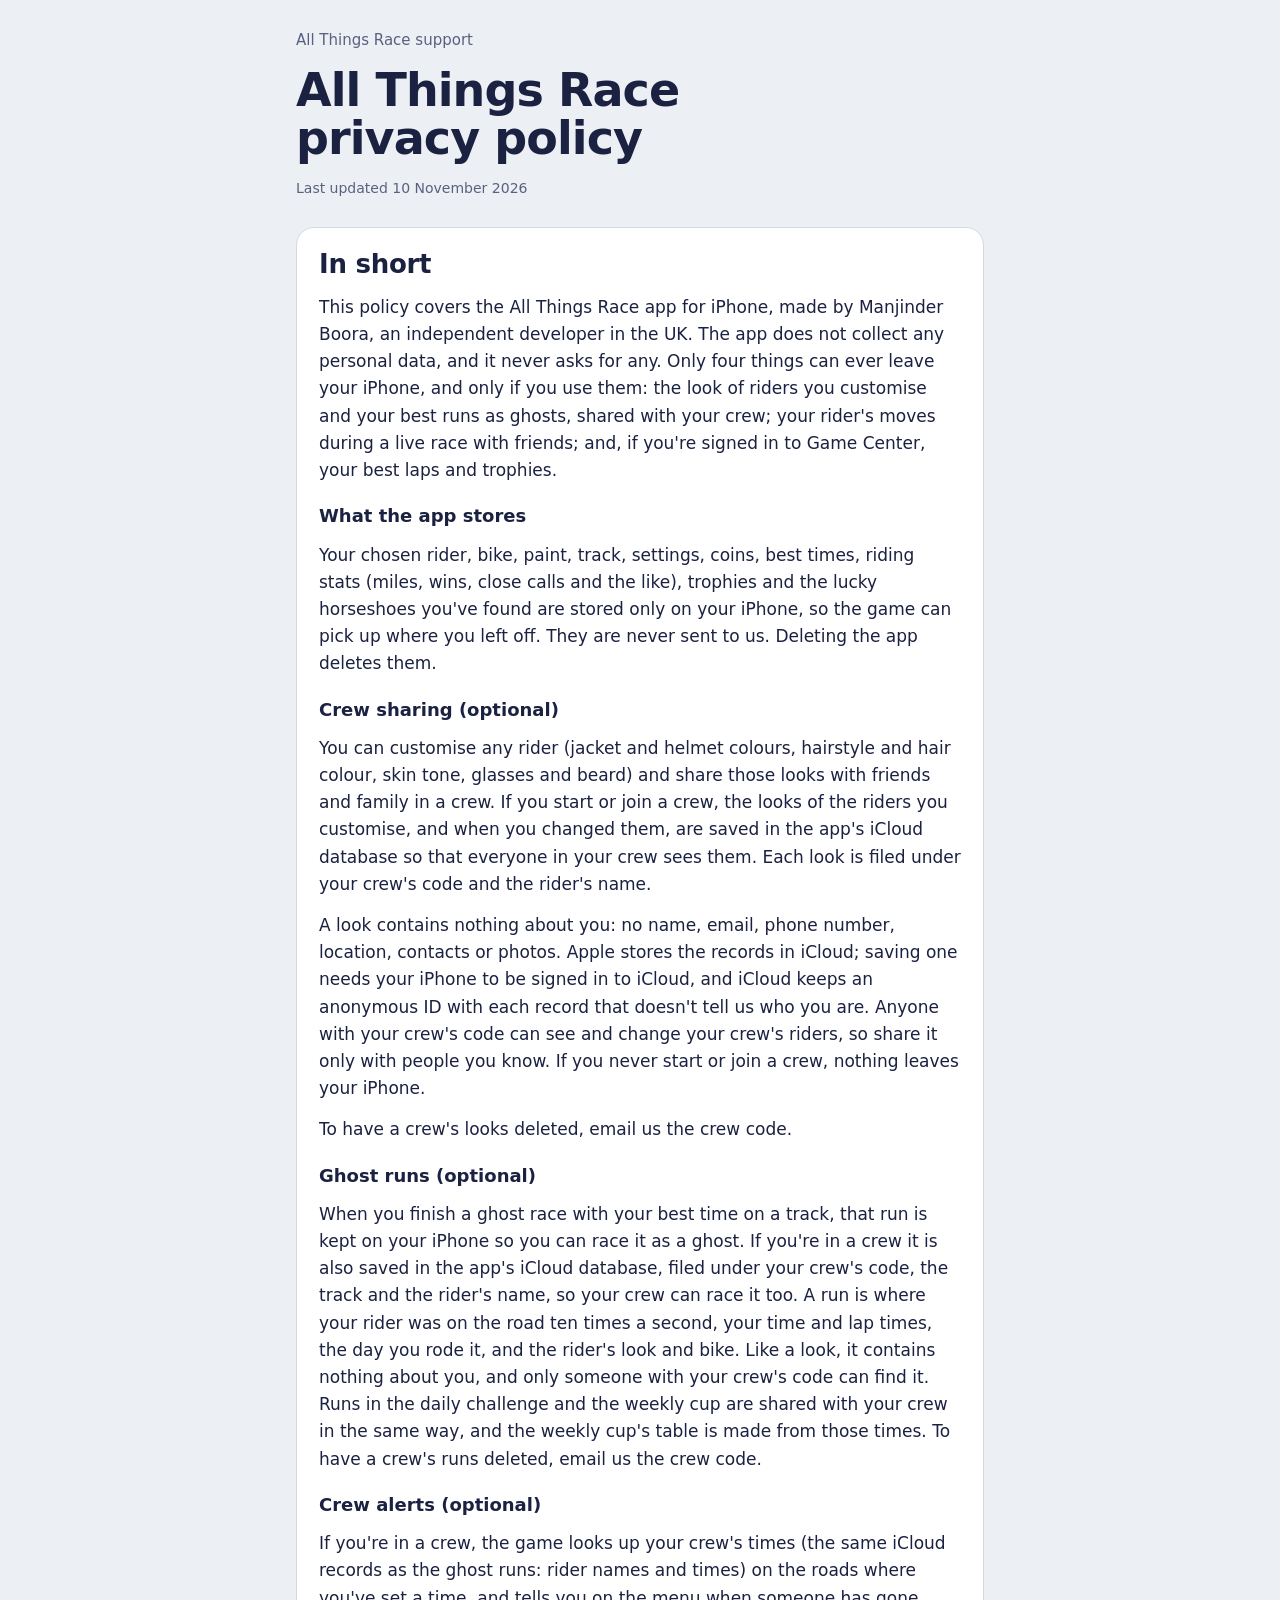
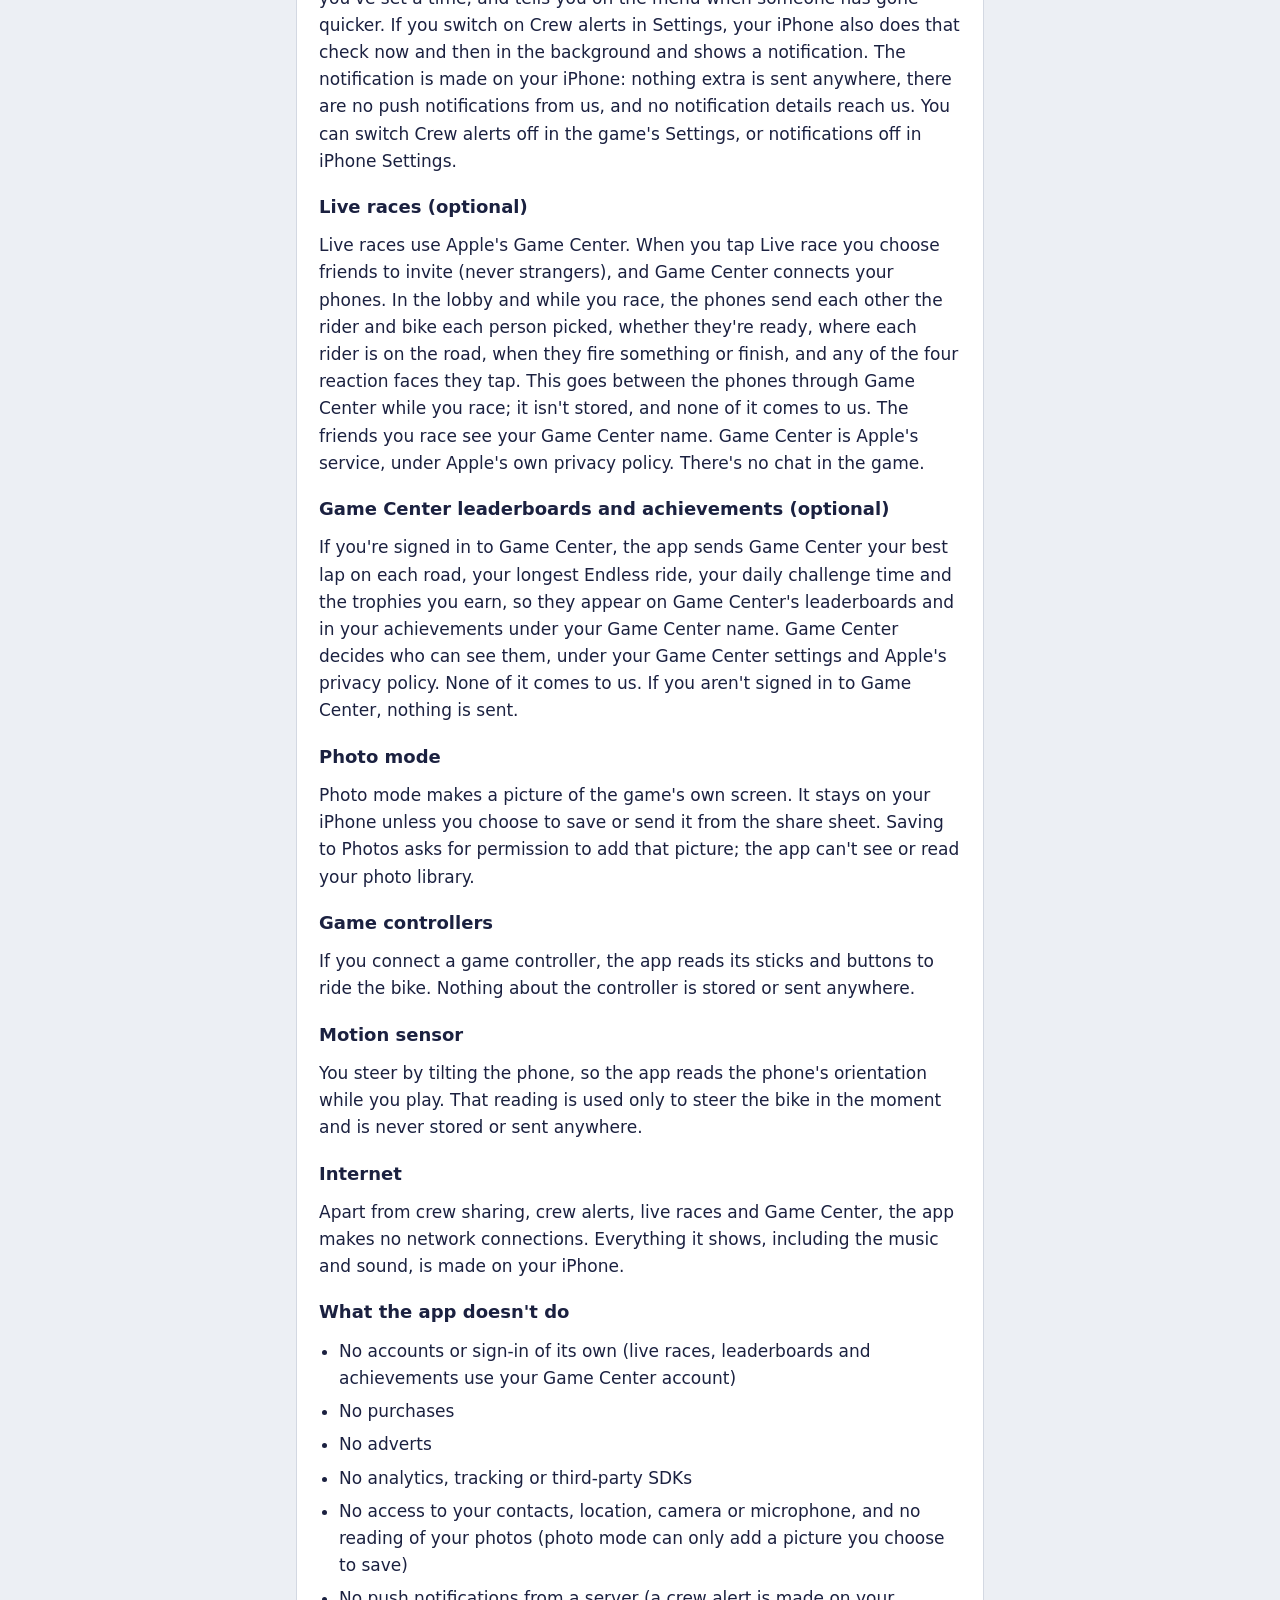
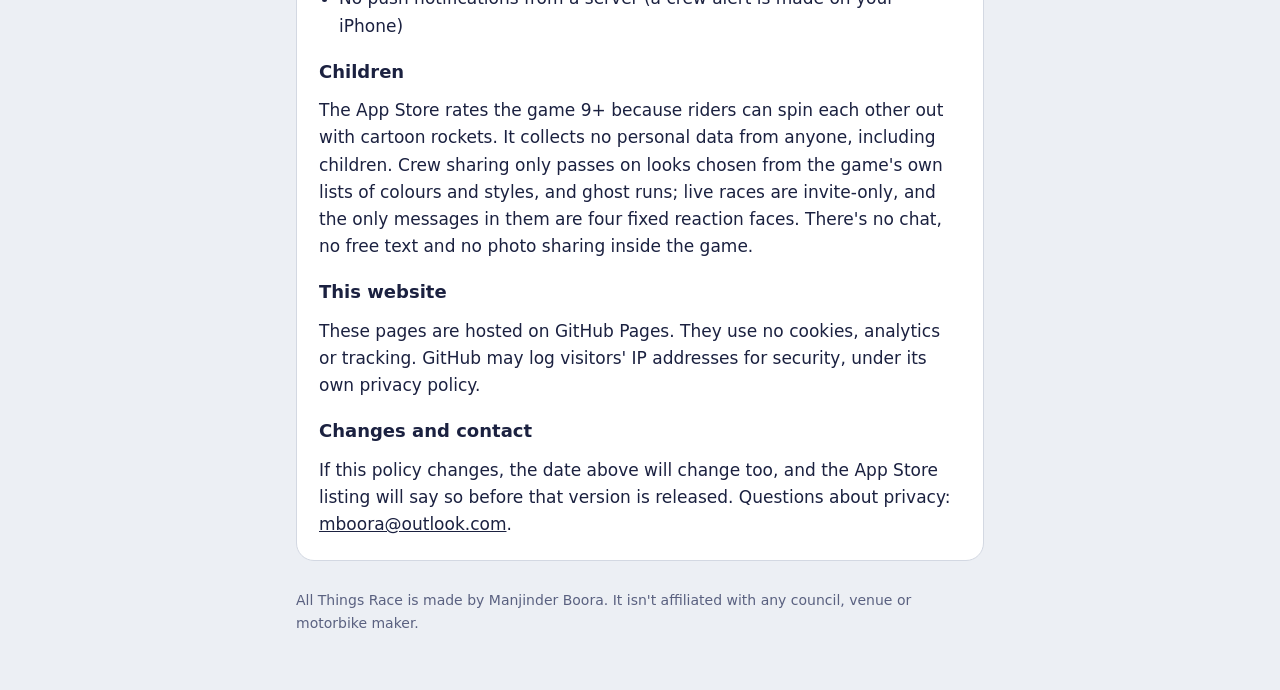
<file: all-things-race/privacy/index.html>
<!doctype html>
<html lang="en-GB">
<head>
<meta charset="utf-8">
<meta name="viewport" content="width=device-width, initial-scale=1, viewport-fit=cover">
<title>All Things Race Privacy Policy</title>
<meta name="description" content="Privacy policy for All Things Race. The app collects no personal data; optional crew sharing keeps rider looks and ghost runs in iCloud, live races go between phones through Game Center, and best laps and trophies go to Game Center if you are signed in to it.">
<link rel="stylesheet" href="/style.css">
</head>
<body>
<main class="wrap">
  <header>
    <a class="crumb" href="/all-things-race/">All Things Race support</a>
    <h1>All Things Race privacy policy</h1>
    <p class="stamp">Last updated 10 November 2026</p>
  </header>

  <section aria-labelledby="summary-title">
    <h2 id="summary-title">In short</h2>
    <p>This policy covers the All Things Race app for iPhone, made by Manjinder Boora, an independent developer in the UK. The app does not collect any personal data, and it never asks for any. Only four things can ever leave your iPhone, and only if you use them: the look of riders you customise and your best runs as ghosts, shared with your crew; your rider's moves during a live race with friends; and, if you're signed in to Game Center, your best laps and trophies.</p>

    <h3>What the app stores</h3>
    <p>Your chosen rider, bike, paint, track, settings, coins, best times, riding stats (miles, wins, close calls and the like), trophies and the lucky horseshoes you've found are stored only on your iPhone, so the game can pick up where you left off. They are never sent to us. Deleting the app deletes them.</p>

    <h3>Crew sharing (optional)</h3>
    <p>You can customise any rider (jacket and helmet colours, hairstyle and hair colour, skin tone, glasses and beard) and share those looks with friends and family in a crew. If you start or join a crew, the looks of the riders you customise, and when you changed them, are saved in the app's iCloud database so that everyone in your crew sees them. Each look is filed under your crew's code and the rider's name.</p>
    <p>A look contains nothing about you: no name, email, phone number, location, contacts or photos. Apple stores the records in iCloud; saving one needs your iPhone to be signed in to iCloud, and iCloud keeps an anonymous ID with each record that doesn't tell us who you are. Anyone with your crew's code can see and change your crew's riders, so share it only with people you know. If you never start or join a crew, nothing leaves your iPhone.</p>
    <p>To have a crew's looks deleted, email us the crew code.</p>

    <h3>Ghost runs (optional)</h3>
    <p>When you finish a ghost race with your best time on a track, that run is kept on your iPhone so you can race it as a ghost. If you're in a crew it is also saved in the app's iCloud database, filed under your crew's code, the track and the rider's name, so your crew can race it too. A run is where your rider was on the road ten times a second, your time and lap times, the day you rode it, and the rider's look and bike. Like a look, it contains nothing about you, and only someone with your crew's code can find it. Runs in the daily challenge and the weekly cup are shared with your crew in the same way, and the weekly cup's table is made from those times. To have a crew's runs deleted, email us the crew code.</p>

    <h3>Crew alerts (optional)</h3>
    <p>If you're in a crew, the game looks up your crew's times (the same iCloud records as the ghost runs: rider names and times) on the roads where you've set a time, and tells you on the menu when someone has gone quicker. If you switch on Crew alerts in Settings, your iPhone also does that check now and then in the background and shows a notification. The notification is made on your iPhone: nothing extra is sent anywhere, there are no push notifications from us, and no notification details reach us. You can switch Crew alerts off in the game's Settings, or notifications off in iPhone Settings.</p>

    <h3>Live races (optional)</h3>
    <p>Live races use Apple's Game Center. When you tap Live race you choose friends to invite (never strangers), and Game Center connects your phones. In the lobby and while you race, the phones send each other the rider and bike each person picked, whether they're ready, where each rider is on the road, when they fire something or finish, and any of the four reaction faces they tap. This goes between the phones through Game Center while you race; it isn't stored, and none of it comes to us. The friends you race see your Game Center name. Game Center is Apple's service, under Apple's own privacy policy. There's no chat in the game.</p>

    <h3>Game Center leaderboards and achievements (optional)</h3>
    <p>If you're signed in to Game Center, the app sends Game Center your best lap on each road, your longest Endless ride, your daily challenge time and the trophies you earn, so they appear on Game Center's leaderboards and in your achievements under your Game Center name. Game Center decides who can see them, under your Game Center settings and Apple's privacy policy. None of it comes to us. If you aren't signed in to Game Center, nothing is sent.</p>

    <h3>Photo mode</h3>
    <p>Photo mode makes a picture of the game's own screen. It stays on your iPhone unless you choose to save or send it from the share sheet. Saving to Photos asks for permission to add that picture; the app can't see or read your photo library.</p>

    <h3>Game controllers</h3>
    <p>If you connect a game controller, the app reads its sticks and buttons to ride the bike. Nothing about the controller is stored or sent anywhere.</p>

    <h3>Motion sensor</h3>
    <p>You steer by tilting the phone, so the app reads the phone's orientation while you play. That reading is used only to steer the bike in the moment and is never stored or sent anywhere.</p>

    <h3>Internet</h3>
    <p>Apart from crew sharing, crew alerts, live races and Game Center, the app makes no network connections. Everything it shows, including the music and sound, is made on your iPhone.</p>

    <h3>What the app doesn't do</h3>
    <ul>
      <li>No accounts or sign-in of its own (live races, leaderboards and achievements use your Game Center account)</li>
      <li>No purchases</li>
      <li>No adverts</li>
      <li>No analytics, tracking or third-party SDKs</li>
      <li>No access to your contacts, location, camera or microphone, and no reading of your photos (photo mode can only add a picture you choose to save)</li>
      <li>No push notifications from a server (a crew alert is made on your iPhone)</li>
    </ul>

    <h3>Children</h3>
    <p>The App Store rates the game 9+ because riders can spin each other out with cartoon rockets. It collects no personal data from anyone, including children. Crew sharing only passes on looks chosen from the game's own lists of colours and styles, and ghost runs; live races are invite-only, and the only messages in them are four fixed reaction faces. There's no chat, no free text and no photo sharing inside the game.</p>

    <h3>This website</h3>
    <p>These pages are hosted on GitHub Pages. They use no cookies, analytics or tracking. GitHub may log visitors' IP addresses for security, under its own privacy policy.</p>

    <h3>Changes and contact</h3>
    <p>If this policy changes, the date above will change too, and the App Store listing will say so before that version is released. Questions about privacy: <a href="mailto:mboora@outlook.com?subject=All%20Things%20Race%20privacy">mboora@outlook.com</a>.</p>
  </section>

  <footer>All Things Race is made by Manjinder Boora. It isn't affiliated with any council, venue or motorbike maker.</footer>
</main>
</body>
</html>
</file>
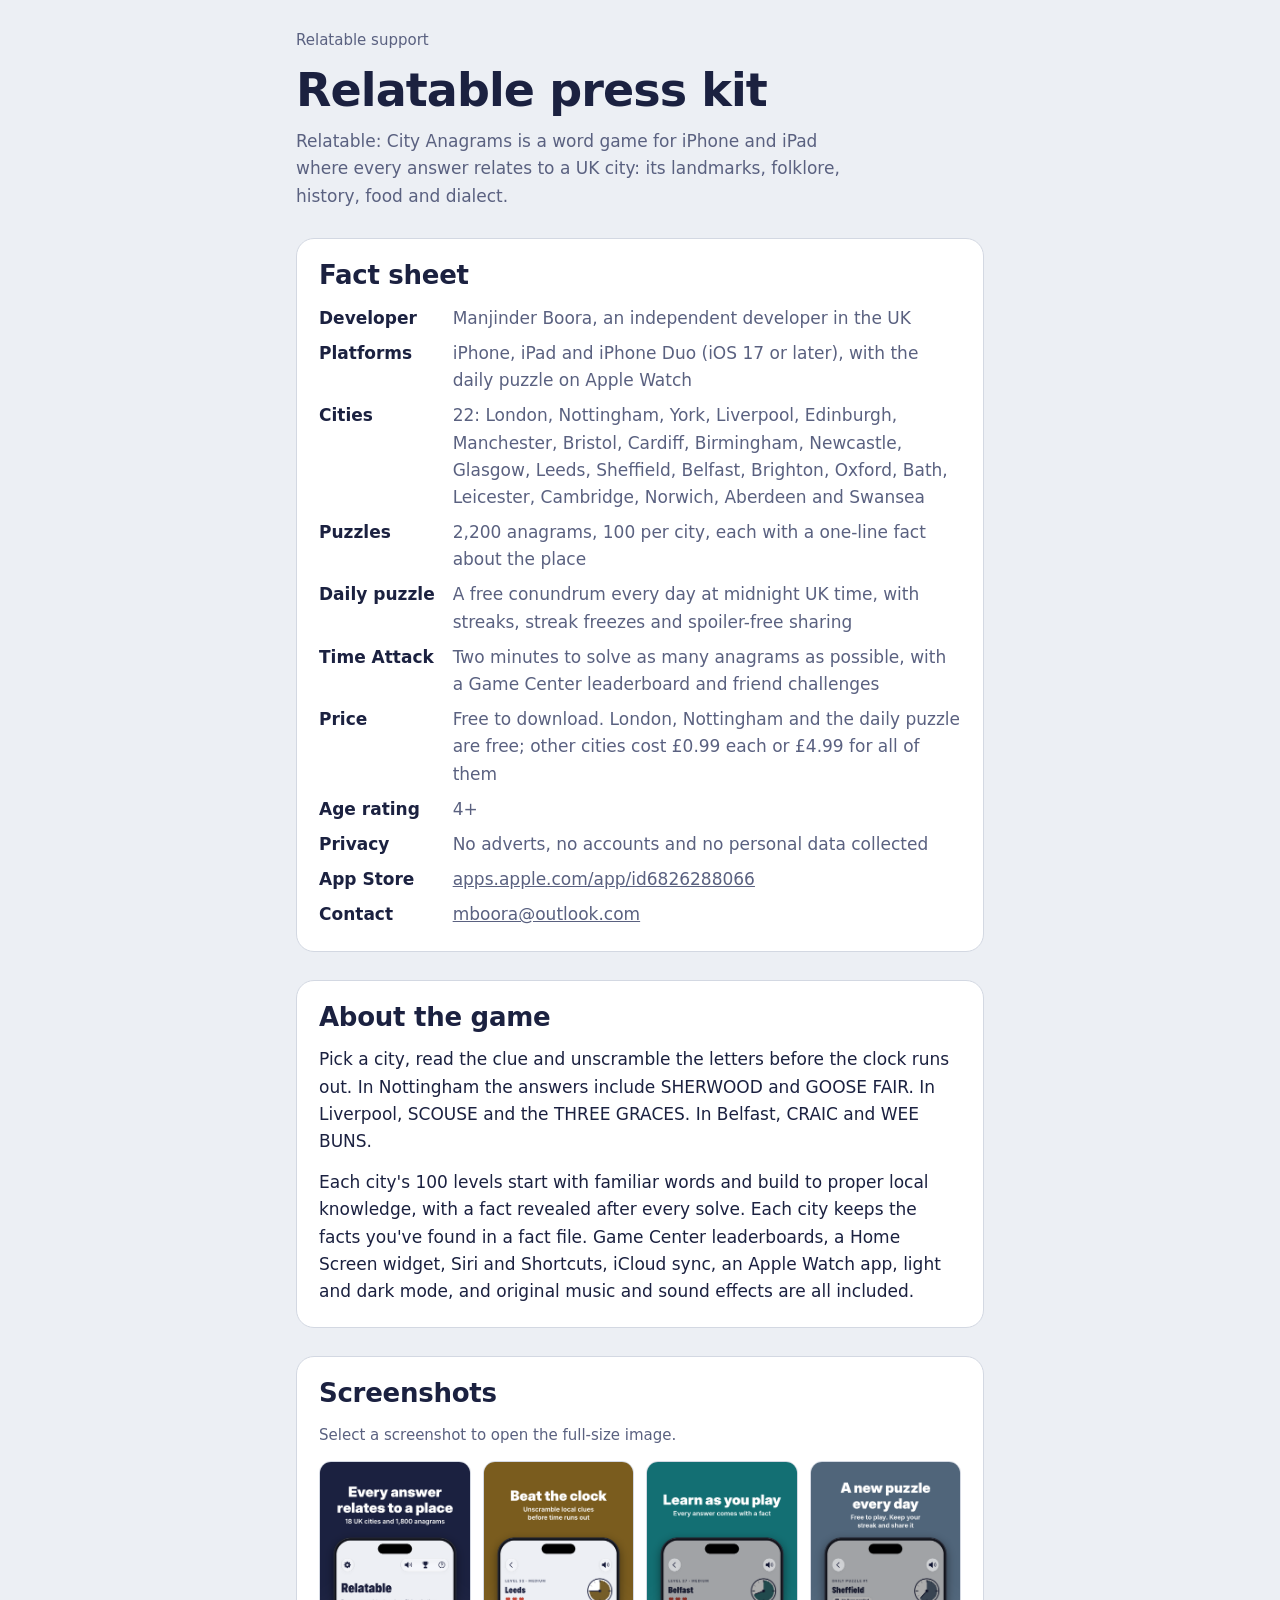
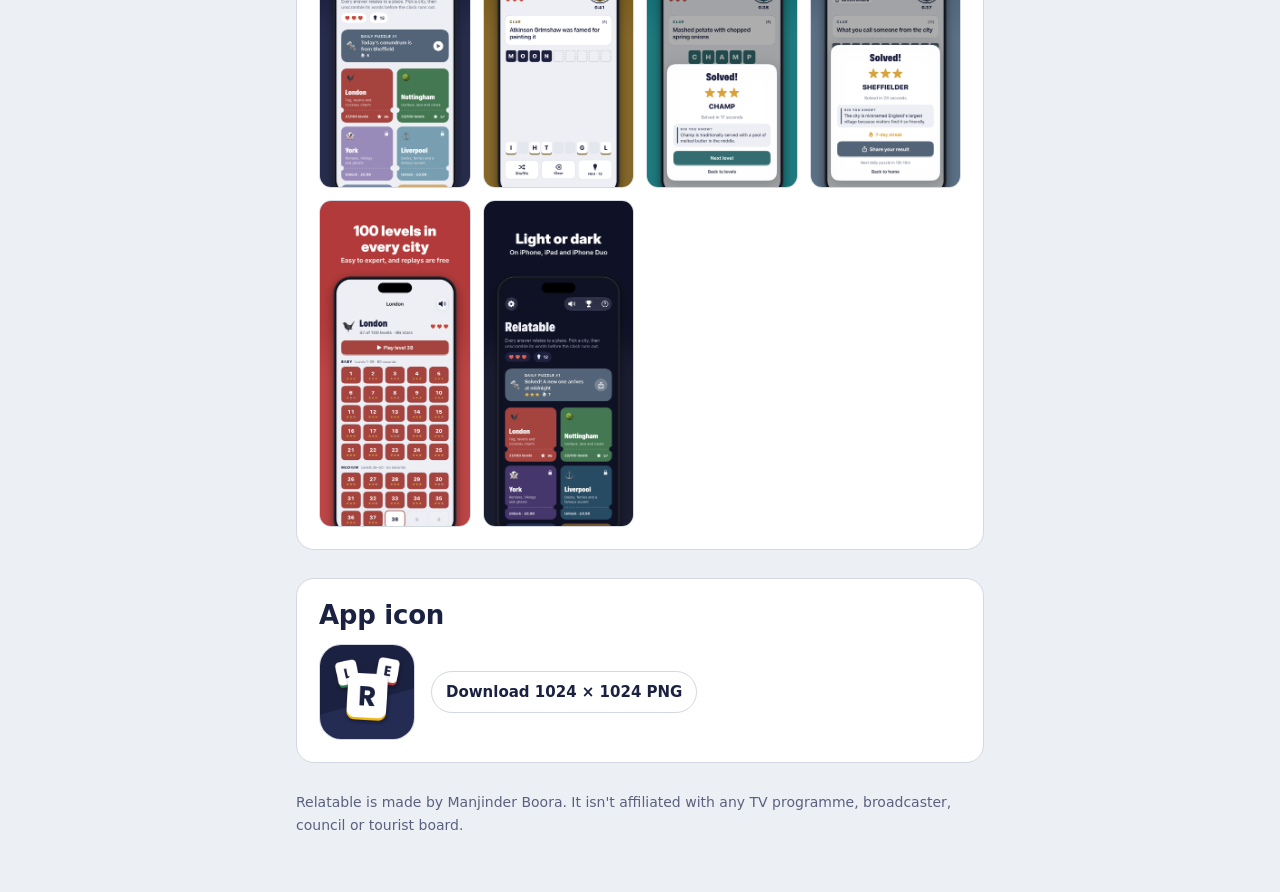
<file: relatable/press/index.html>
<!doctype html>
<html lang="en-GB">
<head>
<meta charset="utf-8">
<meta name="viewport" content="width=device-width, initial-scale=1, viewport-fit=cover">
<title>Relatable Press Kit</title>
<meta name="description" content="Press kit for Relatable: City Anagrams, the word game where every answer relates to a UK city. Fact sheet, screenshots and app icon.">
<link rel="stylesheet" href="/style.css">
<style>
  .shots { display: grid; grid-template-columns: repeat(auto-fill, minmax(150px, 1fr)); gap: 12px; }
  .shots a { display: block; border-radius: 12px; overflow: hidden; border: 1px solid var(--line); background: var(--bg); }
  .shots img { display: block; width: 100%; height: auto; }
  .facts { display: grid; grid-template-columns: max-content 1fr; gap: 8px 18px; margin: 0; }
  .facts dt { font-weight: 700; }
  .facts dd { margin: 0; color: var(--muted); }
  .icon { display: flex; align-items: center; gap: 16px; }
  .icon img { width: 96px; height: 96px; border-radius: 22px; border: 1px solid var(--line); }
  @media (max-width: 520px) { .facts { grid-template-columns: 1fr; gap: 2px; } .facts dd { margin-bottom: 10px; } }
</style>
</head>
<body>
<main class="wrap">
  <header>
    <a class="crumb" href="/relatable/">Relatable support</a>
    <h1>Relatable press kit</h1>
    <p class="lede">Relatable: City Anagrams is a word game for iPhone and iPad where every answer relates to a UK city: its landmarks, folklore, history, food and dialect.</p>
  </header>
  <section aria-labelledby="facts-title">
    <h2 id="facts-title">Fact sheet</h2>
    <dl class="facts">
      <dt>Developer</dt><dd>Manjinder Boora, an independent developer in the UK</dd>
      <dt>Platforms</dt><dd>iPhone, iPad and iPhone Duo (iOS 17 or later), with the daily puzzle on Apple Watch</dd>
      <dt>Cities</dt><dd>22: London, Nottingham, York, Liverpool, Edinburgh, Manchester, Bristol, Cardiff, Birmingham, Newcastle, Glasgow, Leeds, Sheffield, Belfast, Brighton, Oxford, Bath, Leicester, Cambridge, Norwich, Aberdeen and Swansea</dd>
      <dt>Puzzles</dt><dd>2,200 anagrams, 100 per city, each with a one-line fact about the place</dd>
      <dt>Daily puzzle</dt><dd>A free conundrum every day at midnight UK time, with streaks, streak freezes and spoiler-free sharing</dd>
      <dt>Time Attack</dt><dd>Two minutes to solve as many anagrams as possible, with a Game Center leaderboard and friend challenges</dd>
      <dt>Price</dt><dd>Free to download. London, Nottingham and the daily puzzle are free; other cities cost &pound;0.99 each or &pound;4.99 for all of them</dd>
      <dt>Age rating</dt><dd>4+</dd>
      <dt>Privacy</dt><dd>No adverts, no accounts and no personal data collected</dd>
      <dt>App Store</dt><dd><a href="https://apps.apple.com/app/id6826288066">apps.apple.com/app/id6826288066</a></dd>
      <dt>Contact</dt><dd><a href="mailto:mboora@outlook.com?subject=Relatable%20press">mboora@outlook.com</a></dd>
    </dl>
  </section>
  <section aria-labelledby="about-title">
    <h2 id="about-title">About the game</h2>
    <p>Pick a city, read the clue and unscramble the letters before the clock runs out. In Nottingham the answers include SHERWOOD and GOOSE FAIR. In Liverpool, SCOUSE and the THREE GRACES. In Belfast, CRAIC and WEE BUNS.</p>
    <p>Each city's 100 levels start with familiar words and build to proper local knowledge, with a fact revealed after every solve. Each city keeps the facts you've found in a fact file. Game Center leaderboards, a Home Screen widget, Siri and Shortcuts, iCloud sync, an Apple Watch app, light and dark mode, and original music and sound effects are all included.</p>
  </section>
  <section aria-labelledby="shots-title">
    <h2 id="shots-title">Screenshots</h2>
    <p class="muted">Select a screenshot to open the full-size image.</p>
    <div class="shots">
      <a href="screenshots/iphone/1.png"><img src="screenshots/iphone/1.png" alt="Home screen with the daily puzzle and city tickets" loading="lazy"></a>
      <a href="screenshots/iphone/2.png"><img src="screenshots/iphone/2.png" alt="A Leeds puzzle in progress with the countdown clock" loading="lazy"></a>
      <a href="screenshots/iphone/3.png"><img src="screenshots/iphone/3.png" alt="A solved Belfast puzzle with a fact about the answer" loading="lazy"></a>
      <a href="screenshots/iphone/4.png"><img src="screenshots/iphone/4.png" alt="The daily puzzle solved, with a seven-day streak and share button" loading="lazy"></a>
      <a href="screenshots/iphone/5.png"><img src="screenshots/iphone/5.png" alt="London's levels, grouped from easy to expert" loading="lazy"></a>
      <a href="screenshots/iphone/6.png"><img src="screenshots/iphone/6.png" alt="The home screen in dark mode" loading="lazy"></a>
    </div>
  </section>
  <section aria-labelledby="icon-title">
    <h2 id="icon-title">App icon</h2>
    <div class="icon">
      <img src="relatable-icon-1024.png" alt="Relatable app icon">
      <a class="pill" href="relatable-icon-1024.png" download>Download 1024 &times; 1024 PNG</a>
    </div>
  </section>
  <footer>Relatable is made by Manjinder Boora. It isn't affiliated with any TV programme, broadcaster, council or tourist board.</footer>
</main>
</body>
</html>
</file>
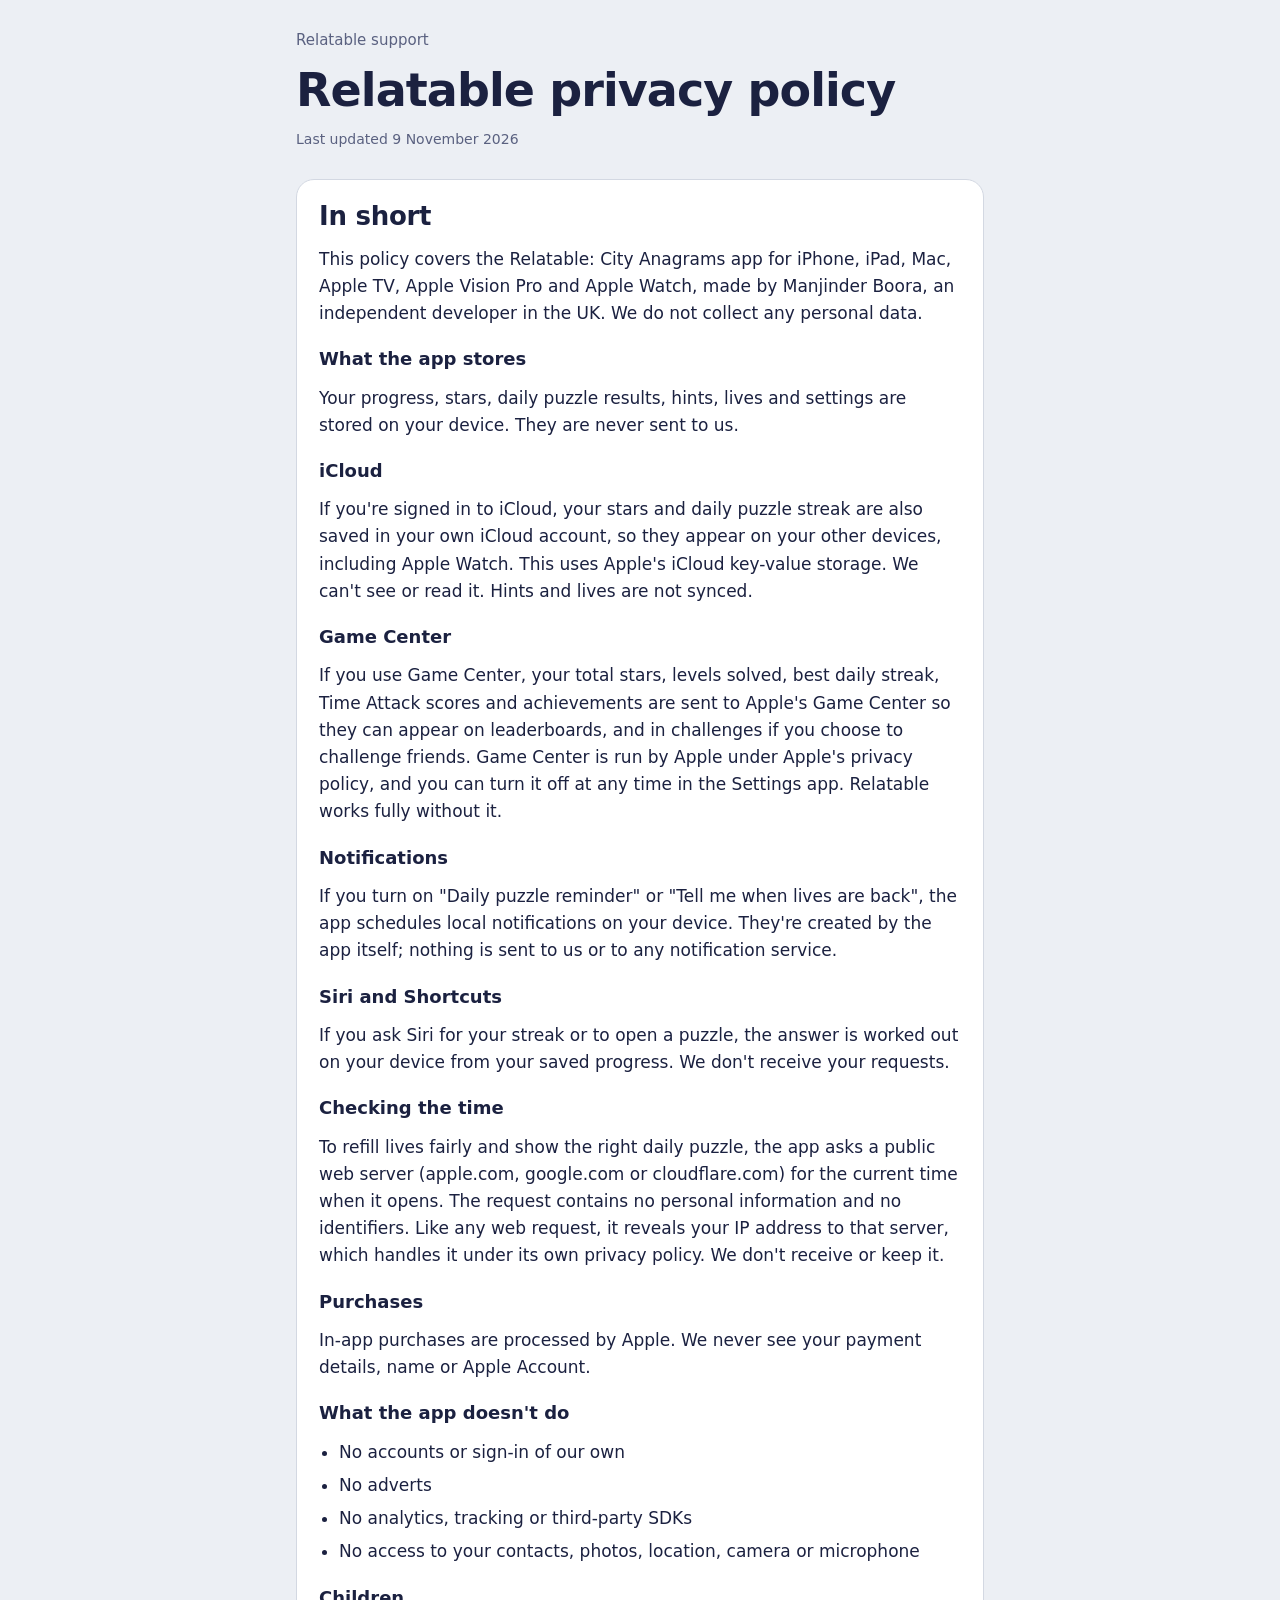
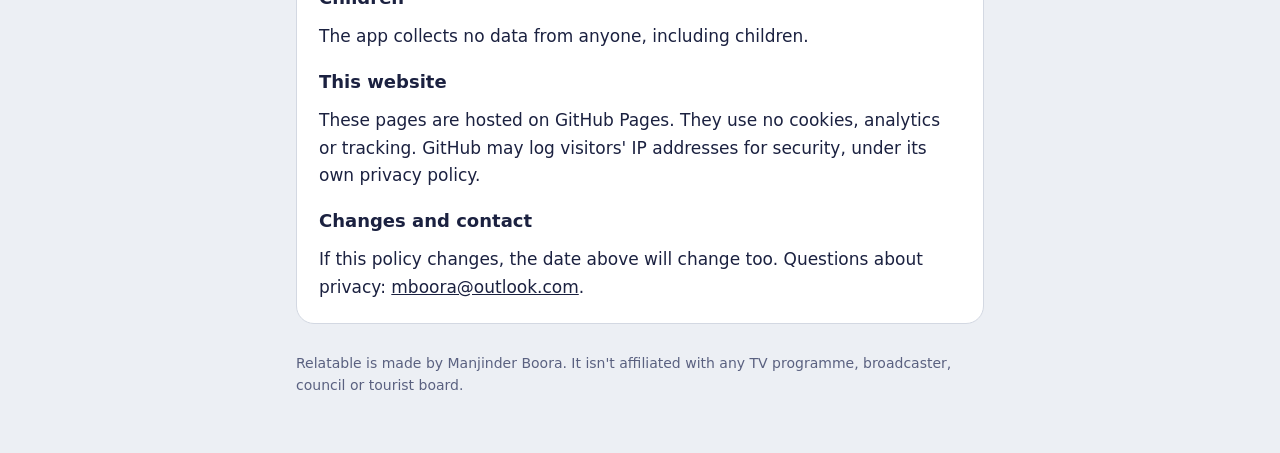
<file: relatable/privacy/index.html>
<!doctype html>
<html lang="en-GB">
<head>
<meta charset="utf-8">
<meta name="viewport" content="width=device-width, initial-scale=1, viewport-fit=cover">
<title>Relatable Privacy Policy</title>
<meta name="description" content="Privacy policy for Relatable: City Anagrams. We do not collect any personal data.">
<link rel="stylesheet" href="/style.css">
</head>
<body>
<main class="wrap">
  <header>
    <a class="crumb" href="/relatable/">Relatable support</a>
    <h1>Relatable privacy policy</h1>
    <p class="stamp">Last updated 9 November 2026</p>
  </header>

  <section aria-labelledby="summary-title">
    <h2 id="summary-title">In short</h2>
    <p>This policy covers the Relatable: City Anagrams app for iPhone, iPad, Mac, Apple TV, Apple Vision Pro and Apple Watch, made by Manjinder Boora, an independent developer in the UK. We do not collect any personal data.</p>

    <h3>What the app stores</h3>
    <p>Your progress, stars, daily puzzle results, hints, lives and settings are stored on your device. They are never sent to us.</p>
    <h3>iCloud</h3>
    <p>If you're signed in to iCloud, your stars and daily puzzle streak are also saved in your own iCloud account, so they appear on your other devices, including Apple Watch. This uses Apple's iCloud key-value storage. We can't see or read it. Hints and lives are not synced.</p>
    <h3>Game Center</h3>
    <p>If you use Game Center, your total stars, levels solved, best daily streak, Time Attack scores and achievements are sent to Apple's Game Center so they can appear on leaderboards, and in challenges if you choose to challenge friends. Game Center is run by Apple under Apple's privacy policy, and you can turn it off at any time in the Settings app. Relatable works fully without it.</p>
    <h3>Notifications</h3>
    <p>If you turn on "Daily puzzle reminder" or "Tell me when lives are back", the app schedules local notifications on your device. They're created by the app itself; nothing is sent to us or to any notification service.</p>
    <h3>Siri and Shortcuts</h3>
    <p>If you ask Siri for your streak or to open a puzzle, the answer is worked out on your device from your saved progress. We don't receive your requests.</p>

    <h3>Checking the time</h3>
    <p>To refill lives fairly and show the right daily puzzle, the app asks a public web server (apple.com, google.com or cloudflare.com) for the current time when it opens. The request contains no personal information and no identifiers. Like any web request, it reveals your IP address to that server, which handles it under its own privacy policy. We don't receive or keep it.</p>

    <h3>Purchases</h3>
    <p>In-app purchases are processed by Apple. We never see your payment details, name or Apple Account.</p>

    <h3>What the app doesn't do</h3>
    <ul>
      <li>No accounts or sign-in of our own</li>
      <li>No adverts</li>
      <li>No analytics, tracking or third-party SDKs</li>
      <li>No access to your contacts, photos, location, camera or microphone</li>
    </ul>

    <h3>Children</h3>
    <p>The app collects no data from anyone, including children.</p>

    <h3>This website</h3>
    <p>These pages are hosted on GitHub Pages. They use no cookies, analytics or tracking. GitHub may log visitors' IP addresses for security, under its own privacy policy.</p>

    <h3>Changes and contact</h3>
    <p>If this policy changes, the date above will change too. Questions about privacy: <a href="mailto:mboora@outlook.com?subject=Relatable%20privacy">mboora@outlook.com</a>.</p>
  </section>

  <footer>Relatable is made by Manjinder Boora. It isn't affiliated with any TV programme, broadcaster, council or tourist board.</footer>
</main>
</body>
</html>
</file>
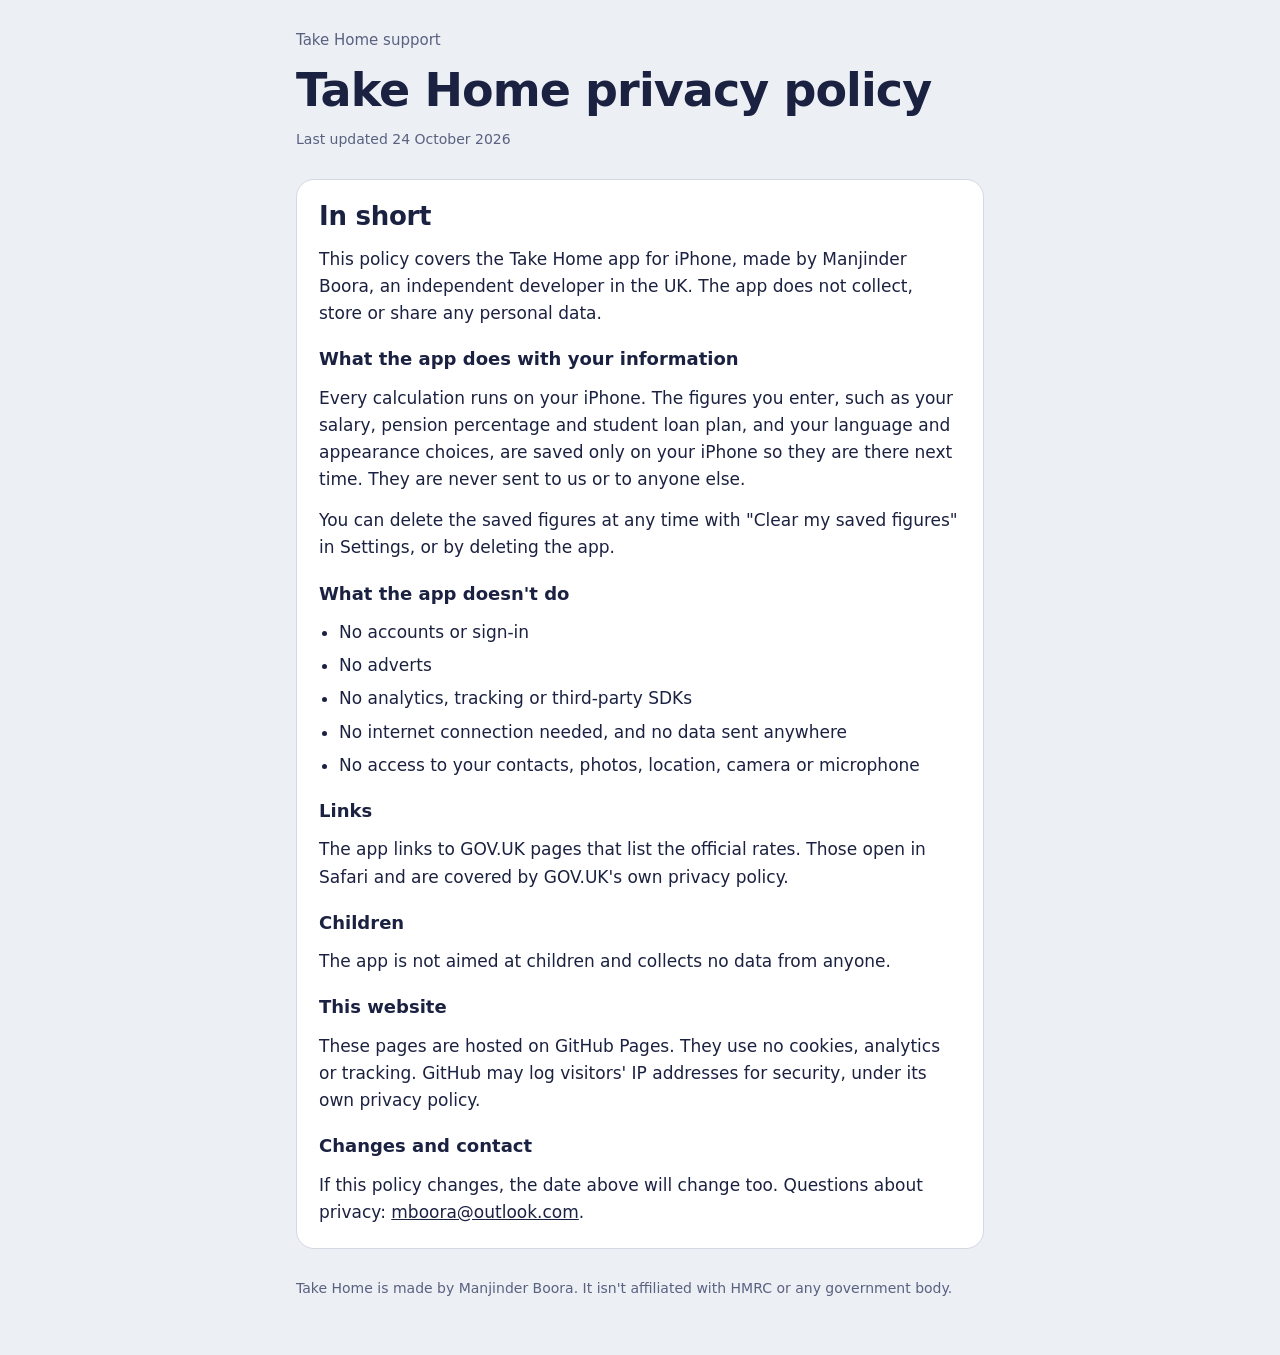
<file: take-home/privacy/index.html>
<!doctype html>
<html lang="en-GB">
<head>
<meta charset="utf-8">
<meta name="viewport" content="width=device-width, initial-scale=1, viewport-fit=cover">
<title>Take Home Privacy Policy</title>
<meta name="description" content="Privacy policy for Take Home. The app does not collect any personal data.">
<link rel="stylesheet" href="/style.css">
</head>
<body>
<main class="wrap">
  <header>
    <a class="crumb" href="/take-home/">Take Home support</a>
    <h1>Take Home privacy policy</h1>
    <p class="stamp">Last updated 24 October 2026</p>
  </header>

  <section aria-labelledby="summary-title">
    <h2 id="summary-title">In short</h2>
    <p>This policy covers the Take Home app for iPhone, made by Manjinder Boora, an independent developer in the UK. The app does not collect, store or share any personal data.</p>

    <h3>What the app does with your information</h3>
    <p>Every calculation runs on your iPhone. The figures you enter, such as your salary, pension percentage and student loan plan, and your language and appearance choices, are saved only on your iPhone so they are there next time. They are never sent to us or to anyone else.</p>
    <p>You can delete the saved figures at any time with "Clear my saved figures" in Settings, or by deleting the app.</p>

    <h3>What the app doesn't do</h3>
    <ul>
      <li>No accounts or sign-in</li>
      <li>No adverts</li>
      <li>No analytics, tracking or third-party SDKs</li>
      <li>No internet connection needed, and no data sent anywhere</li>
      <li>No access to your contacts, photos, location, camera or microphone</li>
    </ul>

    <h3>Links</h3>
    <p>The app links to GOV.UK pages that list the official rates. Those open in Safari and are covered by GOV.UK's own privacy policy.</p>

    <h3>Children</h3>
    <p>The app is not aimed at children and collects no data from anyone.</p>

    <h3>This website</h3>
    <p>These pages are hosted on GitHub Pages. They use no cookies, analytics or tracking. GitHub may log visitors' IP addresses for security, under its own privacy policy.</p>

    <h3>Changes and contact</h3>
    <p>If this policy changes, the date above will change too. Questions about privacy: <a href="mailto:mboora@outlook.com?subject=Take%20Home%20privacy">mboora@outlook.com</a>.</p>
  </section>

  <footer>Take Home is made by Manjinder Boora. It isn't affiliated with HMRC or any government body.</footer>
</main>
</body>
</html>
</file>
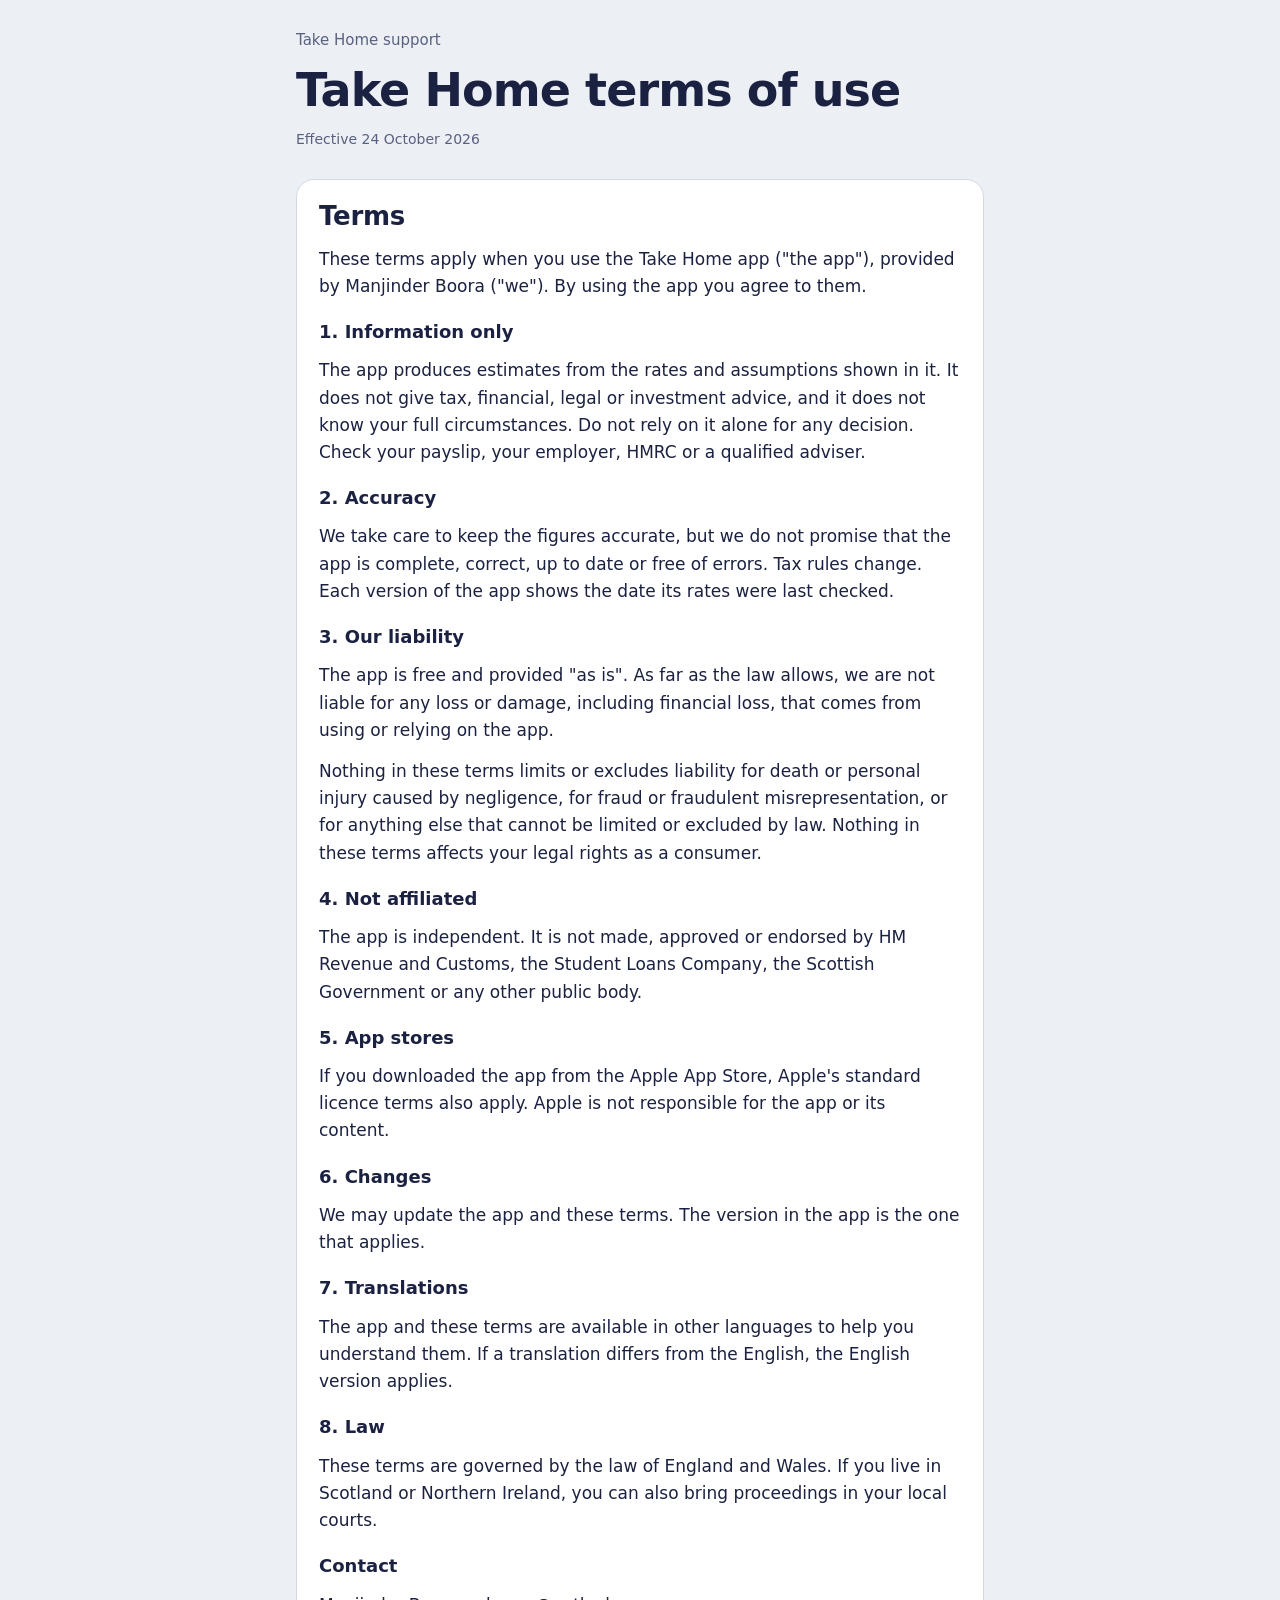
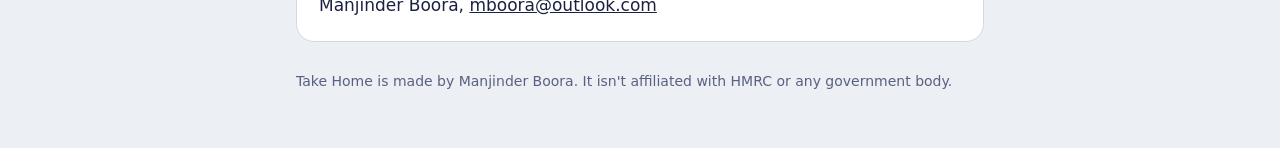
<file: take-home/terms/index.html>
<!doctype html>
<html lang="en-GB">
<head>
<meta charset="utf-8">
<meta name="viewport" content="width=device-width, initial-scale=1, viewport-fit=cover">
<title>Take Home Terms of Use</title>
<meta name="description" content="Terms of use for Take Home, the UK take-home pay calculator.">
<link rel="stylesheet" href="/style.css">
</head>
<body>
<main class="wrap">
  <header>
    <a class="crumb" href="/take-home/">Take Home support</a>
    <h1>Take Home terms of use</h1>
    <p class="stamp">Effective 24 October 2026</p>
  </header>

  <section aria-labelledby="terms-title">
    <h2 id="terms-title">Terms</h2>
    <p>These terms apply when you use the Take Home app ("the app"), provided by Manjinder Boora ("we"). By using the app you agree to them.</p>
    <h3>1. Information only</h3>
    <p>The app produces estimates from the rates and assumptions shown in it. It does not give tax, financial, legal or investment advice, and it does not know your full circumstances. Do not rely on it alone for any decision. Check your payslip, your employer, HMRC or a qualified adviser.</p>
    <h3>2. Accuracy</h3>
    <p>We take care to keep the figures accurate, but we do not promise that the app is complete, correct, up to date or free of errors. Tax rules change. Each version of the app shows the date its rates were last checked.</p>
    <h3>3. Our liability</h3>
    <p>The app is free and provided "as is". As far as the law allows, we are not liable for any loss or damage, including financial loss, that comes from using or relying on the app.</p>
    <p>Nothing in these terms limits or excludes liability for death or personal injury caused by negligence, for fraud or fraudulent misrepresentation, or for anything else that cannot be limited or excluded by law. Nothing in these terms affects your legal rights as a consumer.</p>
    <h3>4. Not affiliated</h3>
    <p>The app is independent. It is not made, approved or endorsed by HM Revenue and Customs, the Student Loans Company, the Scottish Government or any other public body.</p>
    <h3>5. App stores</h3>
    <p>If you downloaded the app from the Apple App Store, Apple's standard licence terms also apply. Apple is not responsible for the app or its content.</p>
    <h3>6. Changes</h3>
    <p>We may update the app and these terms. The version in the app is the one that applies.</p>
    <h3>7. Translations</h3>
    <p>The app and these terms are available in other languages to help you understand them. If a translation differs from the English, the English version applies.</p>
    <h3>8. Law</h3>
    <p>These terms are governed by the law of England and Wales. If you live in Scotland or Northern Ireland, you can also bring proceedings in your local courts.</p>
    <h3>Contact</h3>
    <p>Manjinder Boora, <a href="mailto:mboora@outlook.com?subject=Take%20Home">mboora@outlook.com</a></p>
  </section>

  <footer>Take Home is made by Manjinder Boora. It isn't affiliated with HMRC or any government body.</footer>
</main>
</body>
</html>
</file>
<file: style.css>
:root {
  --bg: #ECEFF4;
  --surface: #FFFFFF;
  --ink: #1B2140;
  --muted: #5A6180;
  --line: #D3D8E2;
  --accent: #F2B705;
  --on-accent: #1B2140;
  --body: system-ui, -apple-system, "Segoe UI", Roboto, "Helvetica Neue", Arial, sans-serif;
  color-scheme: light;
}
@media (prefers-color-scheme: dark) {
  :root { --bg: #11142A; --surface: #1C2140; --ink: #EEF0F8; --muted: #A3A9C4; --line: #2E3458; color-scheme: dark; }
}
* { box-sizing: border-box; }
html { -webkit-text-size-adjust: 100%; }
body { margin: 0; background: var(--bg); color: var(--ink); font: 400 17px/1.6 var(--body); }
.wrap {
  max-width: 720px; margin: 0 auto;
  padding: 28px max(16px, env(safe-area-inset-right, 0px)) 56px max(16px, env(safe-area-inset-left, 0px));
  display: grid; gap: 28px;
}
header { display: grid; gap: 14px; }
.crumb { font-size: 15px; color: var(--muted); text-decoration: none; }
.crumb:hover { text-decoration: underline; }
.tiles { display: flex; gap: 5px; }
.tiles span {
  width: 34px; height: 38px; border-radius: 7px; display: grid; place-items: center;
  background: var(--surface); color: var(--ink); box-shadow: 0 3px 0 var(--edge);
  font: 800 21px/1 var(--body);
}
h1 { margin: 0; font: 800 clamp(32px, 7vw, 46px)/1.05 var(--body); letter-spacing: -0.02em; text-wrap: balance; }
.lede { margin: 0; color: var(--muted); max-width: 52ch; }
nav { display: flex; gap: 10px; flex-wrap: wrap; }
nav a, .pill {
  padding: 8px 14px; border-radius: 999px; border: 1px solid var(--line); background: var(--surface);
  color: var(--ink); text-decoration: none; font-weight: 600; font-size: 15px;
}
a { color: inherit; }
a:focus-visible, button:focus-visible { outline: 3px solid var(--accent); outline-offset: 2px; }
section { background: var(--surface); border: 1px solid var(--line); border-radius: 18px; padding: 22px; display: grid; gap: 14px; min-width: 0; }
h2 { margin: 0; font: 800 26px/1.15 var(--body); letter-spacing: -0.01em; }
h3 { margin: 6px 0 0; font: 700 18px/1.3 var(--body); }
p { margin: 0; }
.muted { color: var(--muted); font-size: 15px; }
.contact { display: flex; flex-wrap: wrap; align-items: center; gap: 10px; padding: 14px; border-radius: 14px; background: var(--bg); }
.email { font: 700 18px/1.3 var(--body); word-break: break-all; text-decoration: none; }
.copy { border: 0; border-radius: 999px; padding: 8px 14px; cursor: pointer; background: var(--accent); color: var(--on-accent); font: 700 15px/1 var(--body); }
dl { margin: 0; display: grid; gap: 14px; }
dt { font-weight: 700; }
dd { margin: 4px 0 0; color: var(--muted); }
ul { margin: 0; padding-left: 20px; display: grid; gap: 6px; }
.stamp { font-size: 14px; color: var(--muted); font-variant-numeric: tabular-nums; }
.app { display: grid; gap: 14px; align-items: center; text-decoration: none; }
.app b { font-size: 19px; }
footer { color: var(--muted); font-size: 14px; }
</file>
